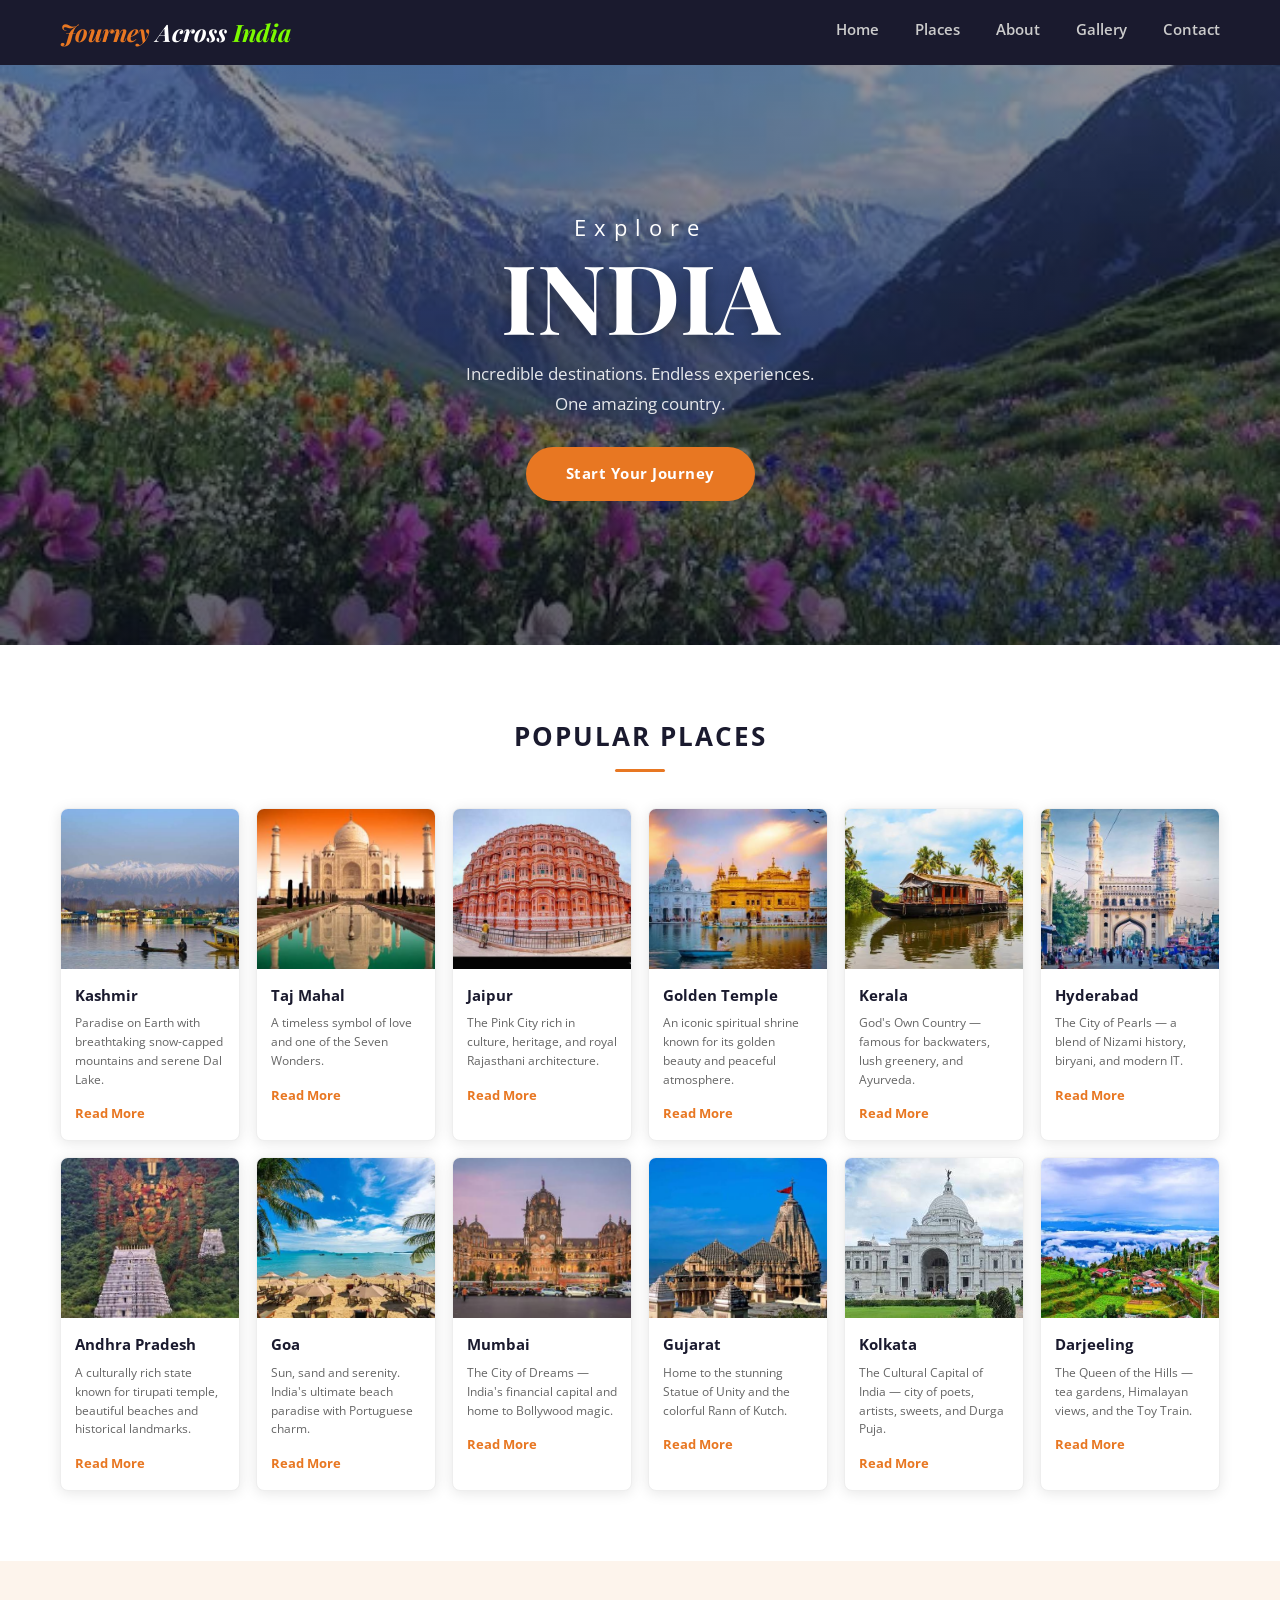
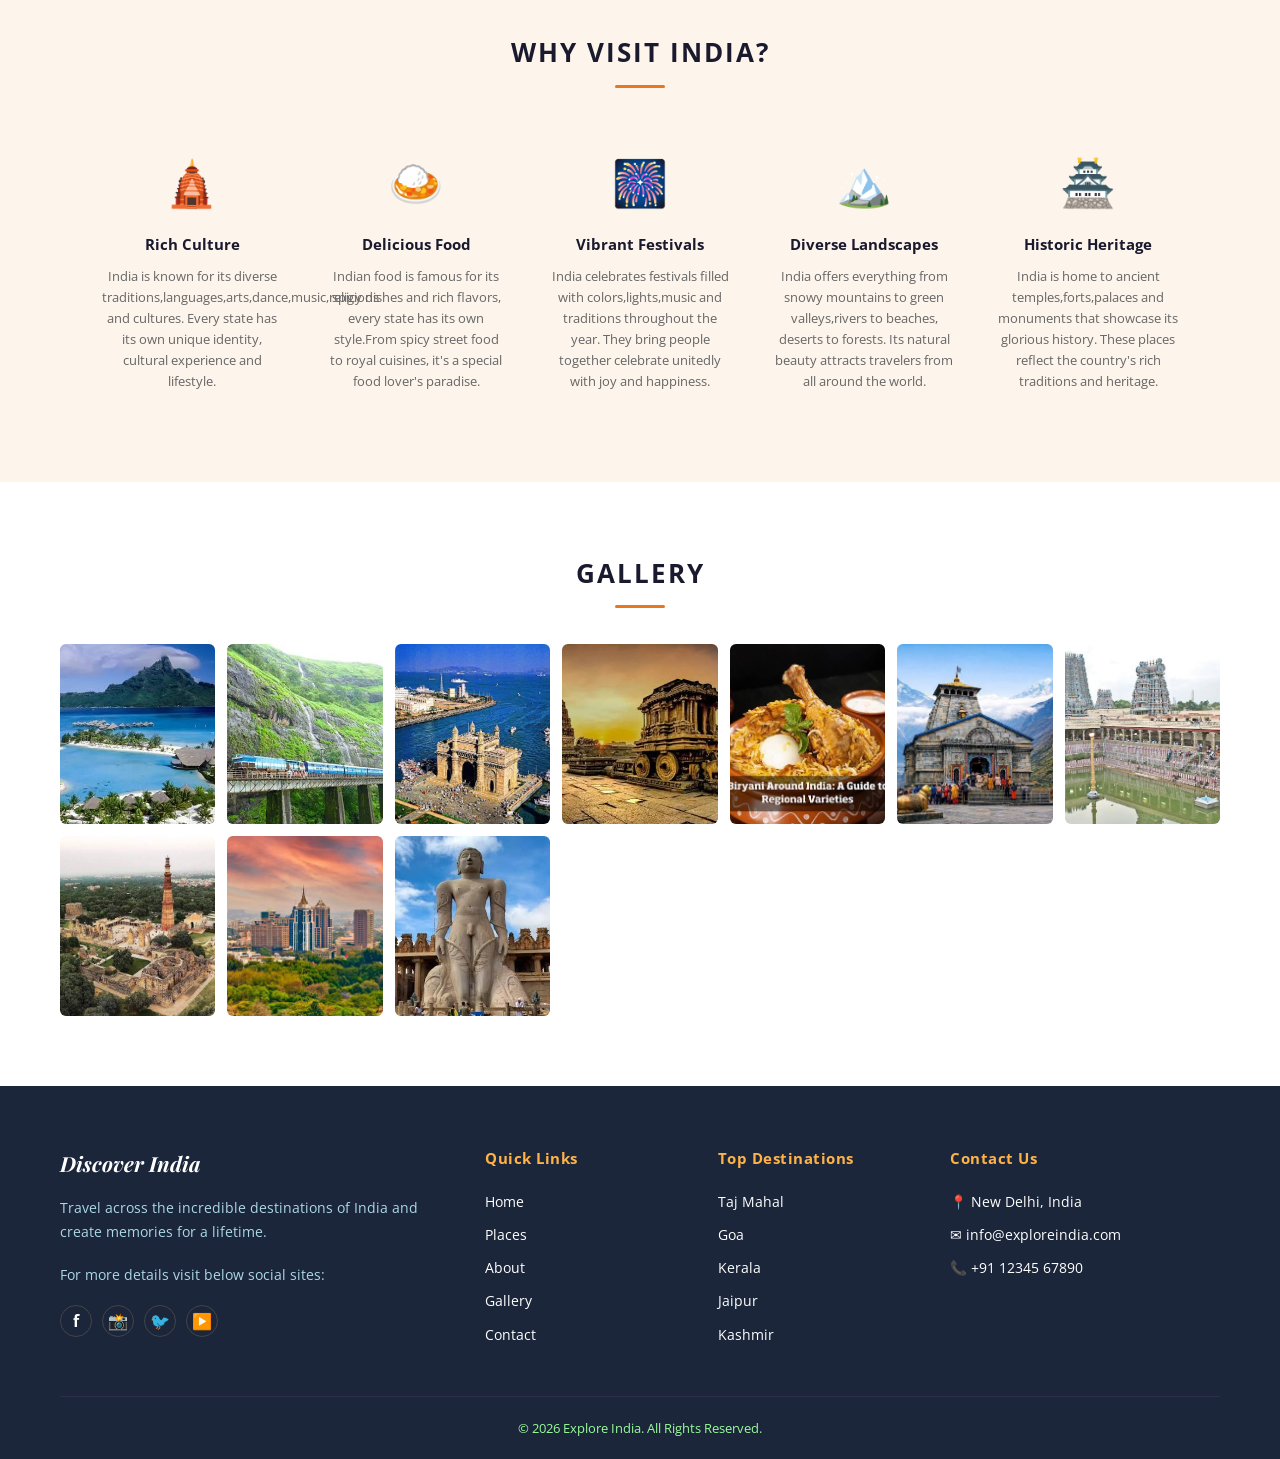
<file: Task1_Static-Webpage-designing/index.html>
<!-- Static WebPage Designing using HTML & CSS -->
<!DOCTYPE html>
<html lang="en">
<head>
    <meta charset="UTF-8">
    <meta name="viewport" content="width=device-width, initial-scale=1.0">
    <title> Explore India </title>
    <link rel="stylesheet" href="style.css">
    <link href="https://fonts.googleapis.com/css2?family=Playfair+Display:ital,wght@0,700;1,700&family=Open+Sans:wght@400;600;700&display=swap" rel="stylesheet">
</head>
<body>

<!-- Header code -->
<header>
 <div class="logo">
  <span class="orange"> Journey </span>
  <span class="white"> Across </span>
  <span class="green"> India </span> 
 </div>
    <nav>
     <a href="#home"> Home </a>
     <a href="#places"> Places </a>
     <a href="#why"> About </a>
     <a href="#gallery"> Gallery </a>
     <a href="#contact"> Contact </a>
    </nav>
</header>

<!-- HERO Code -->
<section id="home" class="hero">
    <div class="hero-overlay"></div>
    <div class="hero-content">
        <p class="hero-small"> Explore </p>
        <h1> INDIA </h1>
        <p class="hero-sub">Incredible destinations. Endless experiences.<br>One amazing country.</p>
        <a href="#places" class="button-hero"> Start Your Journey </a>
    </div>
</section>

<!-- POPULAR PLACES Code -->
<section id="places" class="places-section">
 <h2> POPULAR PLACES </h2>
 <div class="section-line"></div>
 <div class="places-grid">
 
 <div class="place-card">
  <img src="Kashmir.png" alt="Kashmir" width="400" height="200">
   <div class="place-info">
    <h3> Kashmir </h3>
    <p> Paradise on Earth with breathtaking snow-capped mountains and serene Dal Lake. </p>
    <a href="https://www.wikipedia.org/wiki/Kashmir" class="read-more">Read More</a>
    </div>
 </div>

 <div class="place-card">
  <img src="Tajmahal.png" alt="Taj Mahal" width="400" height="200">
   <div class="place-info">
   <h3> Taj Mahal </h3>
   <p> A timeless symbol of love and one of the Seven Wonders.</p>
   <a href="https://www.wikipedia.org/wiki/Taj_Mahal" class="read-more">Read More</a>
   </div>
 </div>

 <div class="place-card">
  <img src="Jaipur.png" alt="Jaipur" width="400" height="200">
   <div class="place-info">
   <h3> Jaipur </h3>
   <p> The Pink City rich in culture, heritage, and royal Rajasthani architecture.</p>
   <a href="https://www.wikipedia.org/wiki/Jaipur" class="read-more">Read More</a>
   </div>
 </div>

<div class="place-card">
  <img src="Golden_temple.png" alt="Golden Temple" width="400" height="200">
   <div class="place-info">
   <h3> Golden Temple </h3>
   <p> An iconic spiritual shrine known for its golden beauty and peaceful atmosphere. </p>
   <a href="https://www.wikipedia.org/wiki/Golden_Temple" class="read-more">Read More</a>
   </div>
 </div>

 <div class="place-card">
  <img src="Kerala.png" alt="Kerala" width="400" height="200">
   <div class="place-info">
    <h3> Kerala </h3>
    <p> God's Own Country — famous for backwaters, lush greenery, and Ayurveda. </p>
    <a href="https://www.wikipedia.org/wiki/Kerala" class="read-more">Read More</a>
    </div>
 </div>

 <div class="place-card">
  <img src="Hyderabad.png" alt="Hyderabad" width="400" height="200">
   <div class="place-info">
    <h3> Hyderabad </h3>
    <p> The City of Pearls — a blend of Nizami history, biryani, and modern IT. </p>
    <a href="https://www.wikipedia.org/wiki/Hyderabad" class="read-more">Read More</a>
    </div>
 </div>

 <div class="place-card">
  <img src="AP_Tirupati.png" alt="Andhrapradesh" width="400" height="200">
   <div class="place-info">
   <h3> Andhra Pradesh </h3>
   <p> A culturally rich state known for tirupati temple, beautiful beaches and historical landmarks.</p>
   <a href="https://www.wikipedia.org/wiki/Andhra_Pradesh" class="read-more">Read More</a>
   </div>
 </div>

<div class="place-card">
  <img src="Goa.png" alt="Goa" width="400" height="200">
   <div class="place-info">
    <h3> Goa </h3>
    <p> Sun, sand and serenity. India's ultimate beach paradise with Portuguese charm. </p>
    <a href="https://www.wikipedia.org/wiki/Goa" class="read-more">Read More</a>
    </div>
 </div>

 <div class="place-card">
  <img src="Mumbai.png" alt="Mumbai" width="400" height="200">
   <div class="place-info">
    <h3> Mumbai </h3>
    <p> The City of Dreams — India's financial capital and home to Bollywood magic. </p>
    <a href="https://www.wikipedia.org/wiki/Mumbai" class="read-more">Read More</a>
    </div>
 </div>

 <div class="place-card">
  <img src="Gujarat.png" alt="Gujarat" width="400" height="200">
   <div class="place-info">
   <h3> Gujarat </h3>
   <p> Home to the stunning Statue of Unity and the colorful Rann of Kutch. </p>
   <a href="https://www.wikipedia.org/wiki/Gujarat" class="read-more">Read More</a>
   </div>
 </div>

 <div class="place-card">
  <img src="Kolkata.png" alt="Kolkata" width="400" height="200">
   <div class="place-info">
    <h3> Kolkata </h3>
    <p> The Cultural Capital of India — city of poets, artists, sweets, and Durga Puja. </p>
    <a href="https://www.wikipedia.org/wiki/Kolkata" class="read-more">Read More</a>
    </div>
 </div>   
    
 <div class="place-card">
  <img src="Darjeeling.png" alt="Darjeeling" width="400" height="200">
   <div class="place-info">
    <h3> Darjeeling </h3>
    <p> The Queen of the Hills — tea gardens, Himalayan views, and the Toy Train. </p>
    <a href="https://www.wikipedia.org/wiki/Darjeeling" class="read-more">Read More</a>
    </div>
 </div>  
      
</div>
</section>

<!-- WHY VISIT INDIA Code -->
<section id="why" class="why-section">
 <h2>WHY VISIT INDIA?</h2>
  <div class="section-line"></div>

  <div class="why-grid">

  <div class="why-box">
   <div class="why-icon">🛕</div>
   <h3>Rich Culture</h3>
   <p> India is known for its diverse traditions,languages,arts,dance,music,religions and cultures. Every state has its own unique identity, cultural experience and lifestyle. </p>
   </div>

   <div class="why-box">
   <div class="why-icon">🍛</div>
   <h3>Delicious Food</h3>
   <p> Indian food is famous for its spicy dishes and rich flavors, every state has its own style.From spicy street food to royal cuisines, it's a special food lover's paradise. </p>
   </div>

   <div class="why-box">
   <div class="why-icon">🎆</div>
   <h3>Vibrant Festivals</h3>
   <p>India celebrates festivals filled with colors,lights,music and traditions throughout the year. They bring people together celebrate unitedly with joy and happiness. </p>
   </div>

   <div class="why-box">
   <div class="why-icon">🏔️</div>
   <h3>Diverse Landscapes</h3>
   <p> India offers everything from snowy mountains to green valleys,rivers to beaches, deserts to forests. Its natural beauty attracts travelers from all around the world.  </p>
   </div>

   <div class="why-box">
   <div class="why-icon">🏯</div>
   <h3>Historic Heritage</h3>
   <p> India is home to ancient temples,forts,palaces and monuments that showcase its glorious history. These places reflect the country's rich traditions and heritage.</p>
   </div>

 </div>
</section>

<!-- GALLERY Code -->
<section id="gallery" class="gallery-section">
  <h2> GALLERY </h2>
    <div class="section-line"></div>

    <div class="gallery-grid">
        <img src="Andaman_island.png" width="500" height="200">
        <img src="Araku_valley.png" width="500" height="200">
        <img src="GatewayOfIndia.png" width="500" height="200">
        <img src="Hampi.png" width="500" height="200">
        <img src="Hyderabad_biryani.png" width="500" height="200">
        <img src="Kedaranadh.png" width="500" height="200">
        <img src="Meenakshi_temple.png" width="500" height="200">
        <img src="Qutub_minar.png" width="500" height="200">
        <img src="Skyline.png" width="500" height="200">
        <img src="Statue.png" width="500" height="200">
    </div>
</section>

<!-- FOOTER -->
<footer id="contact">
 <div class="footer-grid">

 <div class="footer-brand">
  <div class="logo"> Discover <span>India</span></div>
  <p>Travel across the incredible destinations of India and create memories for a lifetime.</p>
  <p> For more details visit below social sites: </p>
  <div class="social-links">
  <a href="https://www.facebook.com/incredibleindia/"> f </a>
  <a href="https://www.instagram.com/IncredibleIndia"> 📸  </a>
  <a href="https://twitter.com/incredibleindia"> 🐦 </a>
  <a href="https://www.youtube.com/@incredibleindiaofficial"> ▶️  </a>
  </div>
  </div>

    <div class="footer-col">
    <h4>Quick Links</h4>
    <ul>
     <li><a href="#home">Home</a></li>
     <li><a href="#places">Places</a></li>
     <li><a href="#why">About</a></li>
     <li><a href="#gallery">Gallery</a></li>
     <li><a href="#contact">Contact</a></li>
     </ul>
    </div>

      <div class="footer-col">
      <h4>Top Destinations</h4>
      <ul>
      <li><a href="https://www.wikipedia.org/wiki/Taj_Mahal">Taj Mahal</a></li>
      <li><a href="https://www.wikipedia.org/wiki/Goa">Goa</a></li>
      <li><a href="https://www.wikipedia.org/wiki/Kerala">Kerala</a></li>
      <li><a href="https://www.wikipedia.org/wiki/Jaipur">Jaipur</a></li>
      <li><a href="https://www.wikipedia.org/wiki/Kashmir">Kashmir</a></li>
      </ul>
      </div>

        <div class="footer-col">
        <h4>Contact Us</h4>
        <ul>
        <li>📍 New Delhi, India </li>
        <li> ✉ info@exploreindia.com </li>
        <li> 📞 +91 12345 67890 </li>
        </ul>
        </div>

    </div>
        <div class="footer-bottom">
        <p> © 2026 Explore India. All Rights Reserved.</p>
        </div>
</footer>

</body>
    </html>
</file>
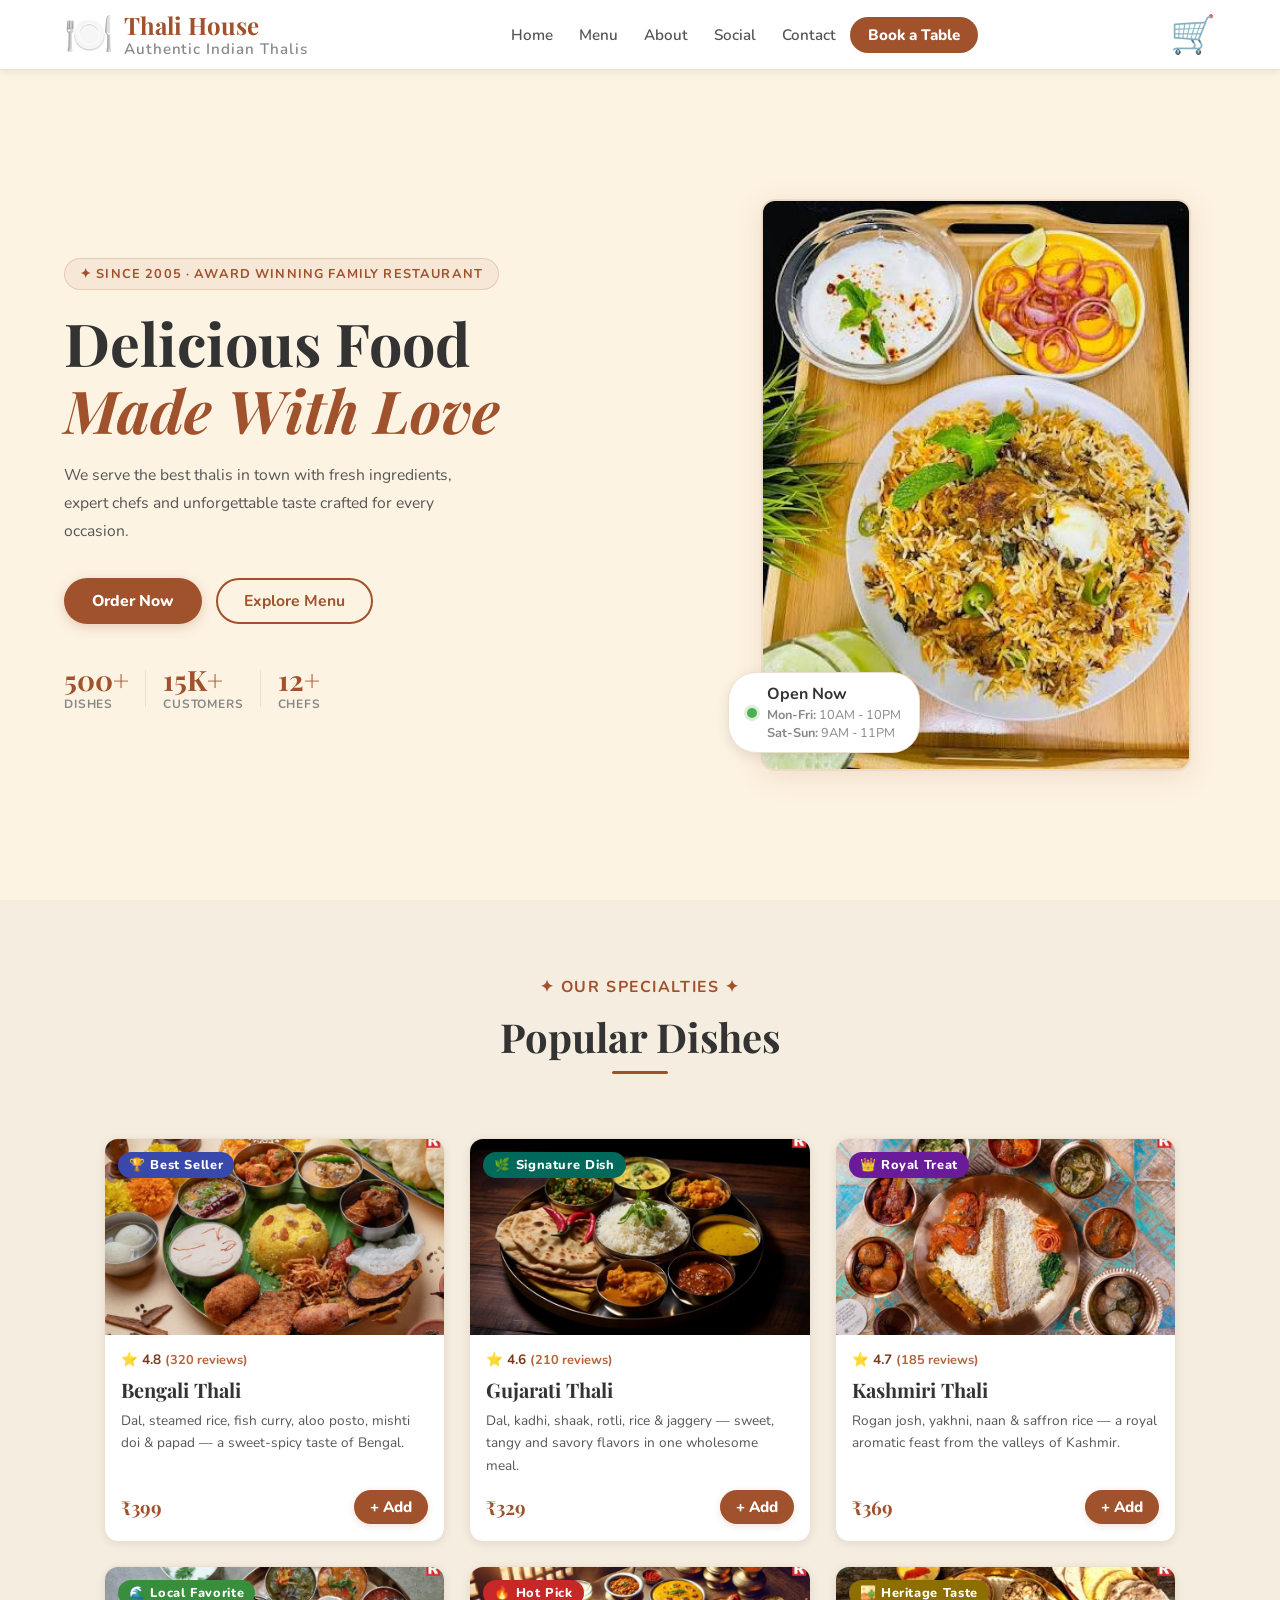
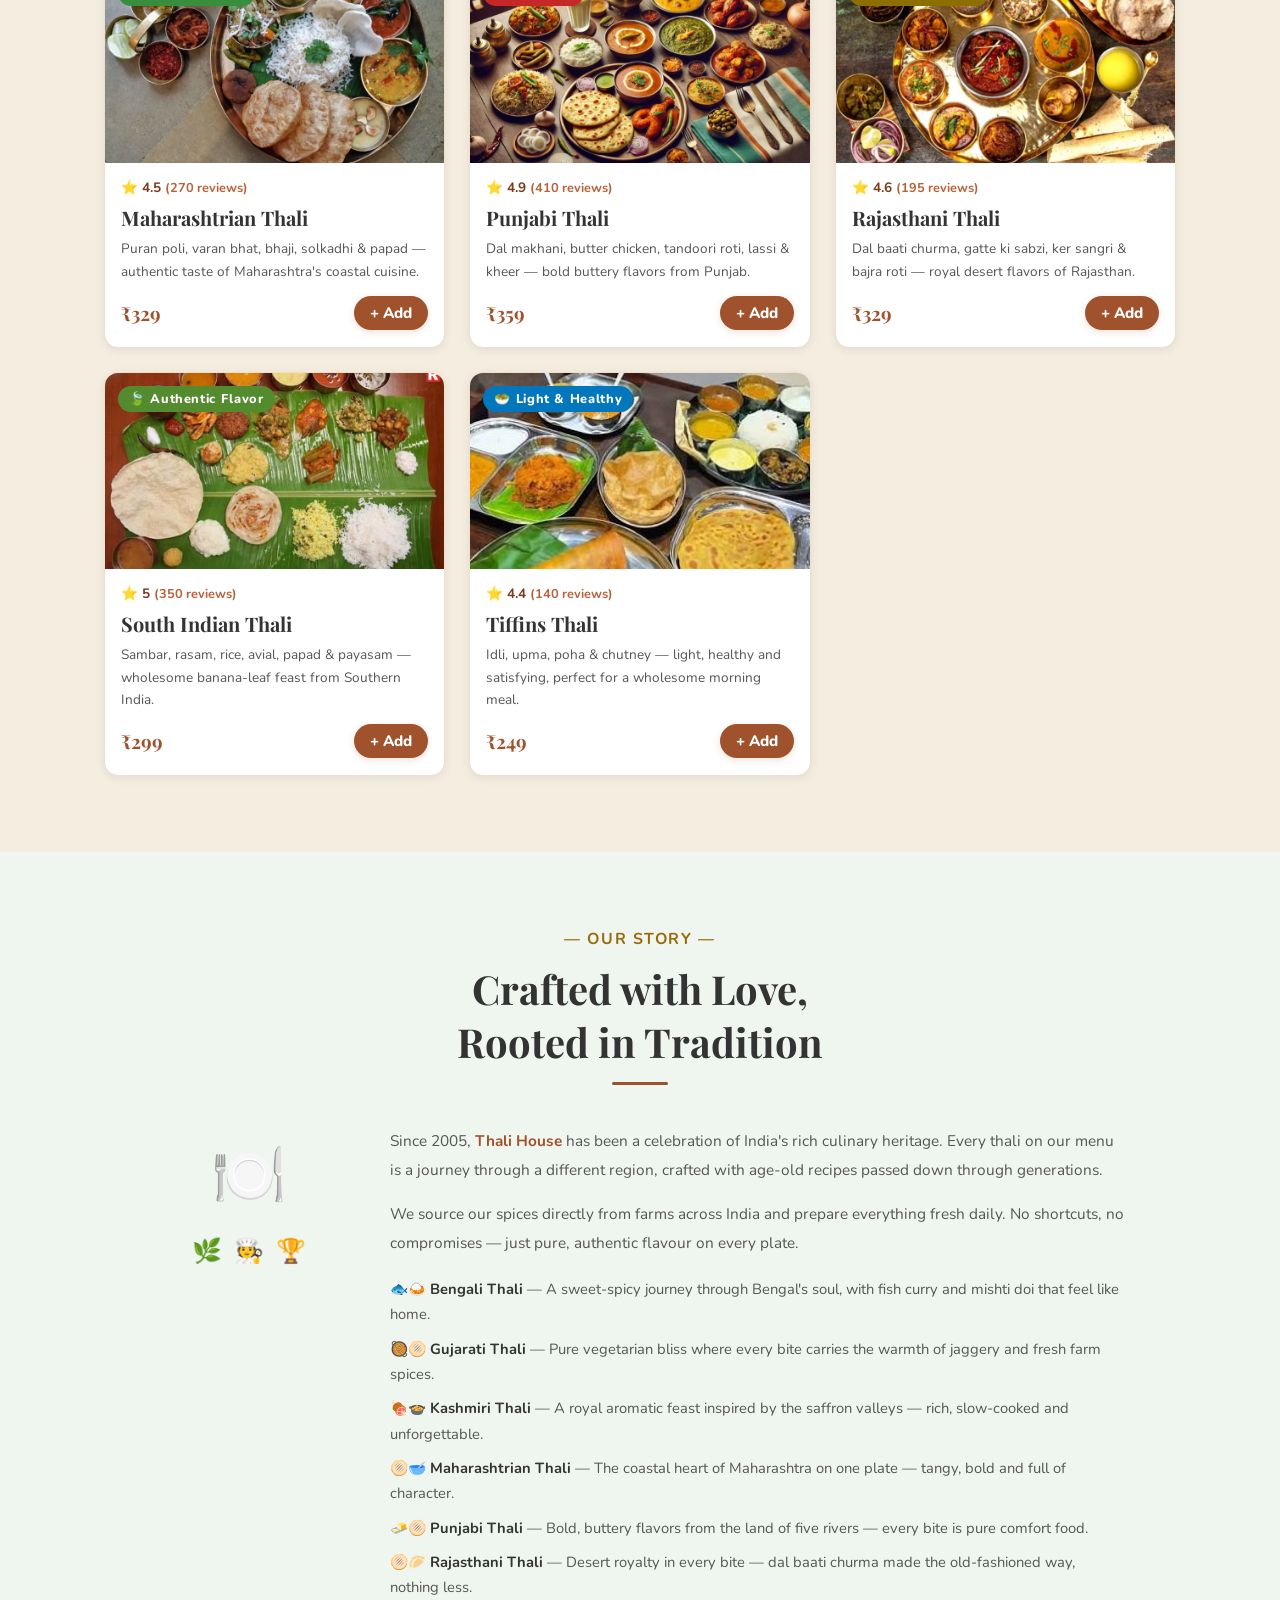
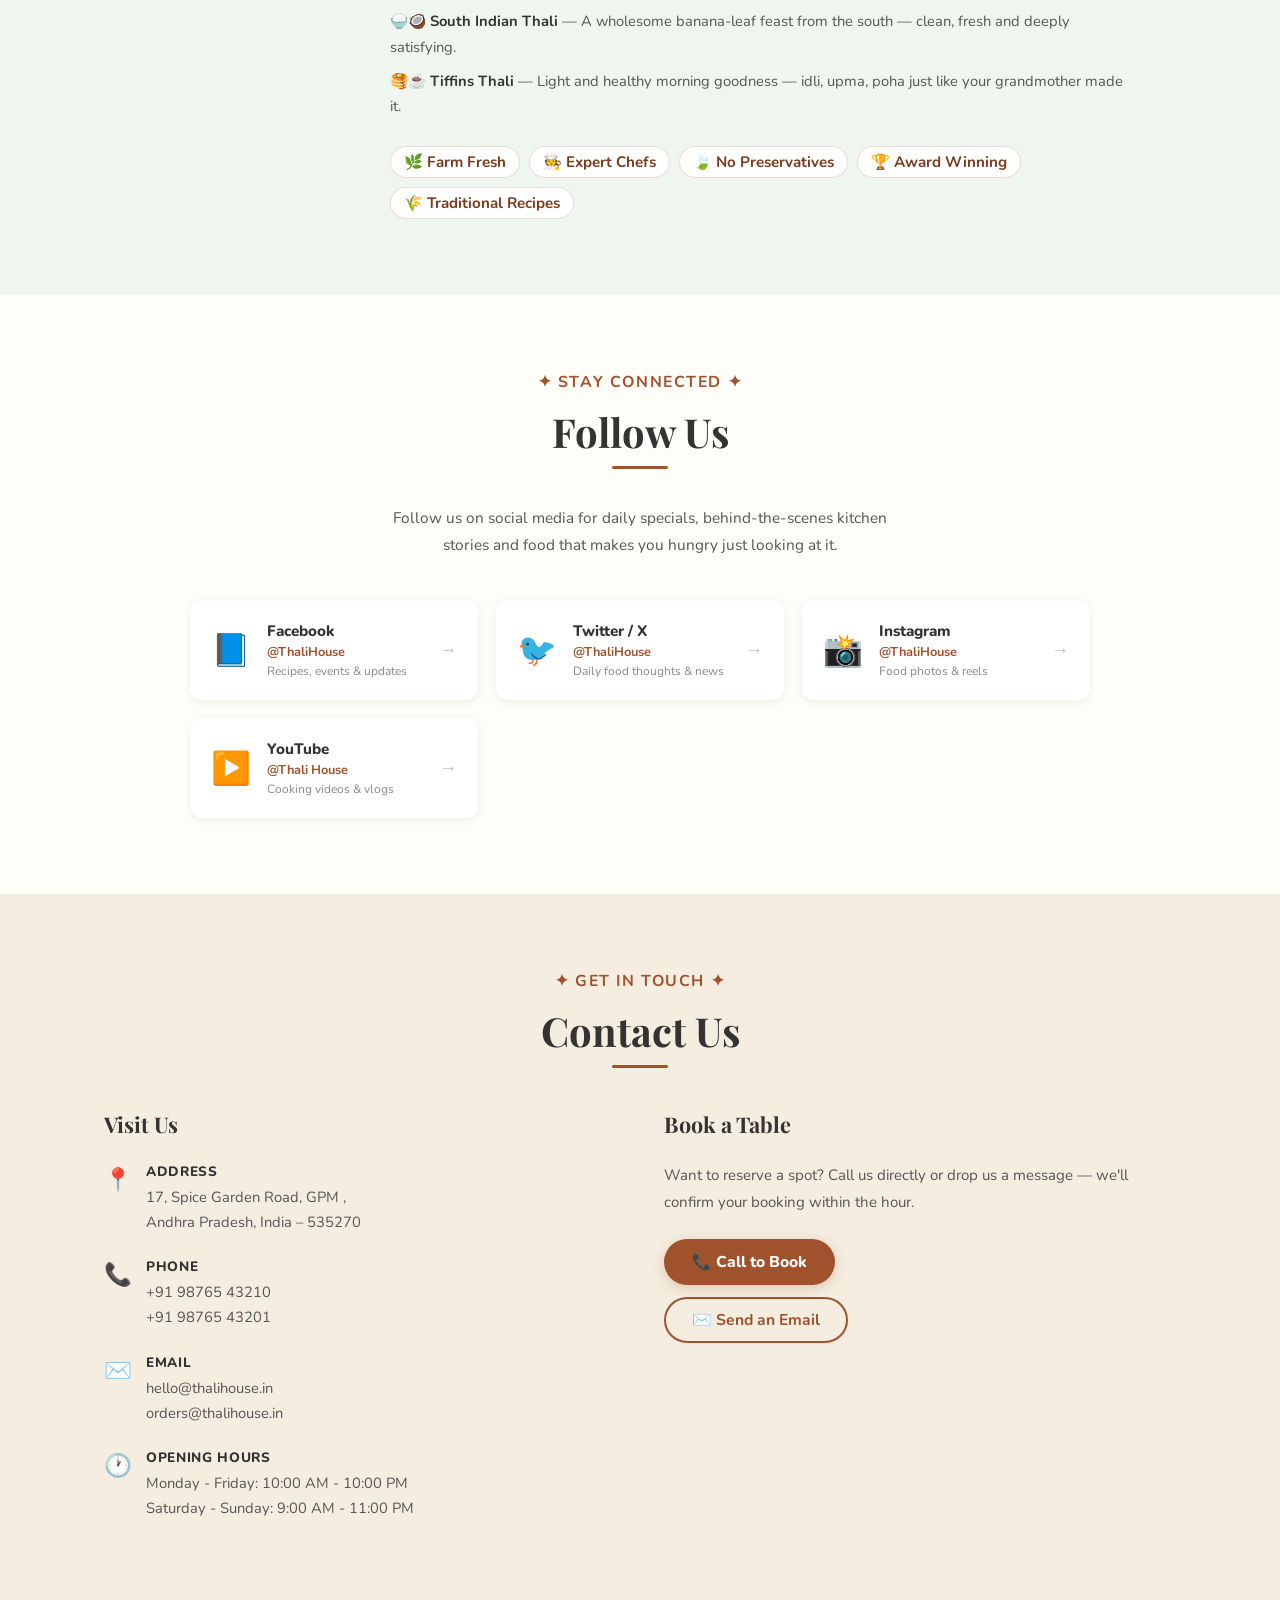
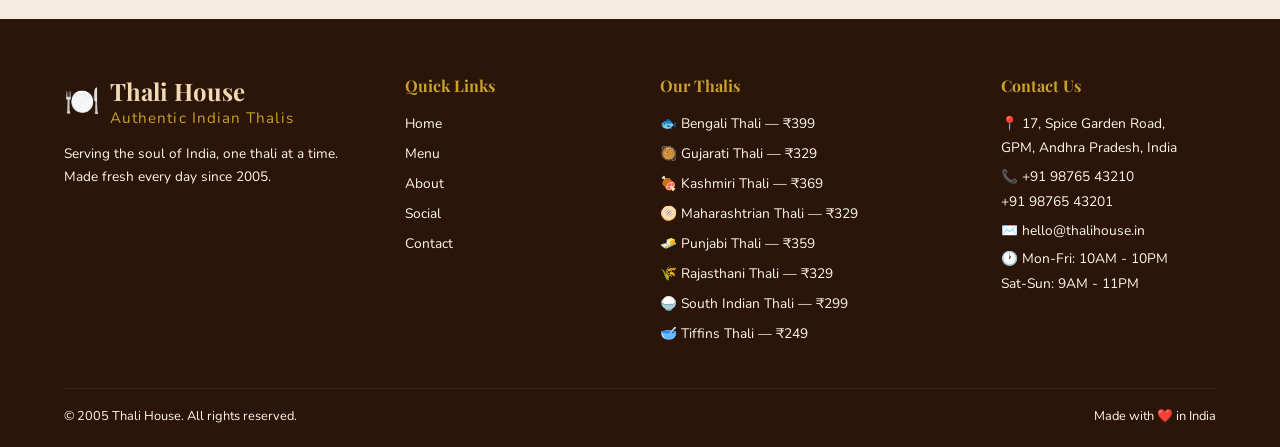
<file: Task2_Responsive-web-layout/index.html>
<!-- Responsive Web Layout Using HTML & CSS -->
<!DOCTYPE html>
<html lang="en">
<head>
  <meta charset="UTF-8" />
  <meta name="viewport" content="width=device-width, initial-scale=1" />
  <title>Thali House – Authentic Indian Thalis</title>
  <link href="https://fonts.googleapis.com/css2?family=Playfair+Display:ital,wght@0,600;0,700;1,600&family=Nunito:wght@400;600;700&family=Kalam:wght@400;700&display=swap" rel="stylesheet" />
  <link rel="stylesheet" href="style.css" />
</head>
<body>

<!-- css-only toggles -->
<input type="checkbox" id="nav-open" class="nav-toggle-check" />
<input type="checkbox" id="cart-open" class="cart-toggle-check" />
<input type="checkbox" id="t1" class="thali-toggle" />
<input type="checkbox" id="t2" class="thali-toggle" />
<input type="checkbox" id="t3" class="thali-toggle" />
<input type="checkbox" id="t4" class="thali-toggle" />
<input type="checkbox" id="t5" class="thali-toggle" />
<input type="checkbox" id="t6" class="thali-toggle" />
<input type="checkbox" id="t7" class="thali-toggle" />
<input type="checkbox" id="t8" class="thali-toggle" />

<!-- 1.cart overlay -->
<label for="cart-open" class="cart-overlay"></label>

<!-- 1.cart panel -->
<div class="cart-panel">
  <div class="cart-header">
    <h3>🛒 Your Cart</h3>
    <label for="cart-open" class="cart-close-label">✕</label>
  </div>
  <div class="cart-items-list">
    <p class="cart-empty">Your cart is empty.<br>Add a thali to get started! 🍽️</p>

    <div class="cart-item ci-t1">
      <div class="ci-left">
        <span class="ci-name">🍚 Bengali Thali</span>
        <span class="ci-desc">Dal, rice, fish curry, mishti doi</span>
      </div>
      <span class="ci-price">₹399</span>
    </div>
    <div class="cart-item ci-t2">
      <div class="ci-left">
        <span class="ci-name">🥘 Gujarati Thali</span>
        <span class="ci-desc">Dal, kadhi, shaak, rotli</span>
      </div>
      <span class="ci-price">₹329</span>
    </div>
    <div class="cart-item ci-t3">
      <div class="ci-left">
        <span class="ci-name">🍖 Kashmiri Thali</span>
        <span class="ci-desc">Rogan josh, yakhni, saffron rice</span>
      </div>
      <span class="ci-price">₹369</span>
    </div>
    <div class="cart-item ci-t4">
      <div class="ci-left">
        <span class="ci-name">🫓 Maharashtrian Thali</span>
        <span class="ci-desc">Puran poli, varan bhat, solkadhi</span>
      </div>
      <span class="ci-price">₹329</span>
    </div>
    <div class="cart-item ci-t5">
      <div class="ci-left">
        <span class="ci-name">🧈 Punjabi Thali</span>
        <span class="ci-desc">Dal makhani, butter chicken, lassi</span>
      </div>
      <span class="ci-price">₹359</span>
    </div>
    <div class="cart-item ci-t6">
      <div class="ci-left">
        <span class="ci-name">🌾 Rajasthani Thali</span>
        <span class="ci-desc">Dal baati churma, ker sangri</span>
      </div>
      <span class="ci-price">₹329</span>
    </div>
    <div class="cart-item ci-t7">
      <div class="ci-left">
        <span class="ci-name">🍌 South Indian Thali</span>
        <span class="ci-desc">Sambar, rasam, avial, payasam</span>
      </div>
      <span class="ci-price">₹299</span>
    </div>
    <div class="cart-item ci-t8">
      <div class="ci-left">
        <span class="ci-name">🥣 Tiffins Thali</span>
        <span class="ci-desc">Idli, upma, poha, chutney</span>
      </div>
      <span class="ci-price">₹249</span>
    </div>
  </div>
  <div class="cart-footer">
    <a href="#contact" class="btn-checkout">
      <label for="cart-open" class="checkout-inner">Proceed to Order 🍽️</label>
    </a>
  </div>
</div>


<!-- 2.HEADER -->
<header id="home">
  <label for="nav-open" class="mobile-nav-overlay"></label>

  <a href="#home" class="nav-logo">
    <div class="logo-icon">🍽️</div>
    <div class="logo-text">
      Thali House
      <span class="logo-sub">Authentic Indian Thalis</span>
    </div>
  </a>

  <nav class="desktop-nav">
    <ul>
      <li><a href="#home">Home</a></li>
      <li><a href="#menu">Menu</a></li>
      <li><a href="#about">About</a></li>
      <li><a href="#social">Social</a></li>
      <li><a href="#contact">Contact</a></li>
      <li><a href="#contact" class="btn-book">Book a Table</a></li>
    </ul>
  </nav>

  <div class="header-right">
    <label for="cart-open" class="cart-trigger-label" aria-label="View Cart">
      🛒
      <span class="cart-badge-wrap">1</span>
    </label>
    <div class="menu-trigger-wrap">
      <label for="nav-open" class="nav-toggle" aria-label="Open Menu">
        <span></span><span></span><span></span>
      </label>
      <span class="nav-label">Menu</span>
    </div>
  </div>

  <nav class="mobile-nav">
    <label for="nav-open" class="nav-close-label">✕</label>
    <ul>
      <li><a href="#home">🏠 Home</a></li>
      <li><a href="#menu">🍽️ Menu</a></li>
      <li><a href="#about">📖 About</a></li>
      <li><a href="#social">📱 Social</a></li>
      <li><a href="#contact">📞 Contact</a></li>
      <li><a href="#contact" class="btn-book">🪑 Book a Table</a></li>
    </ul>
  </nav>
</header>

<!-- 3. HERO -->
<section class="hero" id="hero">
  <div class="hero-text">
    <span class="hero-label">✦ Since 2005 · Award Winning Family Restaurant</span>
    <h1>Delicious Food<br><em>Made With Love</em></h1>
    <p class="hero-desc">We serve the best thalis in town with fresh ingredients, expert chefs and unforgettable taste crafted for every occasion.</p>
    <div class="hero-cta">
      <a href="#menu" class="btn-primary">Order Now</a>
      <a href="#menu" class="btn-outline">Explore Menu</a>
    </div>
    <div class="hero-stats">
      <div class="stat-item">
        <span class="stat-num">500+</span>
        <span class="stat-label">Dishes</span>
      </div>
      <div class="stat-item">
        <span class="stat-num">15K+</span>
        <span class="stat-label">Customers</span>
      </div>
      <div class="stat-item">
        <span class="stat-num">12+</span>
        <span class="stat-label">Chefs</span>
      </div>
    </div>
  </div>

  <div class="hero-image">
    <div class="hero-image-wrap">
      <img src="images/Biryani.png" alt="Hyderabad Chicken Biryani" loading="eager" />
    </div>
    <div class="hero-badge">
      <div class="open-dot"></div>
      <div class="hero-badge-text">
        <strong>Open Now</strong>
        <span> 
        <b>Mon-Fri:</b> 10AM - 10PM <br>
        <b> Sat-Sun: </b> 9AM - 11PM 
        </span>
      </div>
    </div>
  </div>
</section>


<!-- 4.MENU -->
<section class="dishes" id="menu">
  <div class="section-inner">
    <span class="section-tag">✦ Our Specialties ✦</span>
    <h2 class="section-title">Popular Dishes</h2>
    <div class="divider-line"></div>
    <br>

    <div class="dishes-grid">

      <!-- Bengali Thali -->
      <article class="dish-card">
        <span class="dish-badge badge-bengali">🏆 Best Seller</span>
        <div class="dish-img">
          <img src="images/Bengali_Thali.png" alt="Bengali Thali" loading="lazy" />
        </div>
        <div class="dish-info">
          <div class="dish-rating"><b>⭐ 4.8</b> <span class="review-count"> <b>(320 reviews)</b></span></div>
          <h3>Bengali Thali</h3>
          <p>Dal, steamed rice, fish curry, aloo posto, mishti doi &amp; papad — a sweet-spicy taste of Bengal.</p>
          <div class="dish-footer">
            <span class="dish-price">₹399</span>
            <label for="t1" class="add-btn-label">
              <span class="txt-add">+ Add</span>
              <span class="txt-added">✓ Added</span>
            </label>
          </div>
        </div>
      </article>

      <!-- Gujarati Thali -->
      <article class="dish-card">
        <span class="dish-badge badge-gujarati">🌿 Signature Dish</span>
        <div class="dish-img">
          <img src="images/Gujarati_Thali.png" alt="Gujarati Thali" loading="lazy" />
        </div>
        <div class="dish-info">
          <div class="dish-rating"><b>⭐ 4.6</b> <span class="review-count"><b>(210 reviews)</b></span></div>
          <h3>Gujarati Thali</h3>
          <p>Dal, kadhi, shaak, rotli, rice &amp; jaggery — sweet, tangy and savory flavors in one wholesome meal.</p>
          <div class="dish-footer">
            <span class="dish-price">₹329</span>
            <label for="t2" class="add-btn-label">
              <span class="txt-add">+ Add</span>
              <span class="txt-added">✓ Added</span>
            </label>
          </div>
        </div>
      </article>

      <!-- Kashmiri Thali -->
      <article class="dish-card">
        <span class="dish-badge badge-kashmiri">👑 Royal Treat</span>
        <div class="dish-img">
          <img src="images/Kashmiri_Thali.png" alt="Kashmiri Thali" loading="lazy" />
        </div>
        <div class="dish-info">
          <div class="dish-rating"><b>⭐ 4.7</b> <span class="review-count"><b>(185 reviews)</b></span></div>
          <h3>Kashmiri Thali</h3>
          <p>Rogan josh, yakhni, naan &amp; saffron rice — a royal aromatic feast from the valleys of Kashmir.</p>
          <div class="dish-footer">
            <span class="dish-price">₹369</span>
            <label for="t3" class="add-btn-label">
              <span class="txt-add">+ Add</span>
              <span class="txt-added">✓ Added</span>
            </label>
          </div>
        </div>
      </article>

      <!-- Maharashtrian Thali -->
      <article class="dish-card">
        <span class="dish-badge badge-maharashtrian">🌊 Local Favorite</span>
        <div class="dish-img">
          <img src="images/Maharashtrian_Thali.png" alt="Maharashtrian Thali" loading="lazy" />
        </div>
        <div class="dish-info">
          <div class="dish-rating"><b>⭐ 4.5</b> <span class="review-count"><b>(270 reviews)</b></span></div>
          <h3>Maharashtrian Thali</h3>
          <p>Puran poli, varan bhat, bhaji, solkadhi &amp; papad — authentic taste of Maharashtra's coastal cuisine.</p>
          <div class="dish-footer">
            <span class="dish-price">₹329</span>
            <label for="t4" class="add-btn-label">
              <span class="txt-add">+ Add</span>
              <span class="txt-added">✓ Added</span>
            </label>
          </div>
        </div>
      </article>

      <!-- Punjabi Thali -->
      <article class="dish-card">
        <span class="dish-badge badge-punjabi">🔥 Hot Pick</span>
        <div class="dish-img">
          <img src="images/Punjabi_Thali.png" alt="Punjabi Thali" loading="lazy" />
        </div>
        <div class="dish-info">
          <div class="dish-rating"><b>⭐ 4.9</b> <span class="review-count"><b>(410 reviews)</b></span></div>
          <h3>Punjabi Thali</h3>
          <p>Dal makhani, butter chicken, tandoori roti, lassi &amp; kheer — bold buttery flavors from Punjab.</p>
          <div class="dish-footer">
            <span class="dish-price">₹359</span>
            <label for="t5" class="add-btn-label">
              <span class="txt-add">+ Add</span>
              <span class="txt-added">✓ Added</span>
            </label>
          </div>
        </div>
      </article>

      <!-- Rajasthani Thali -->
      <article class="dish-card">
        <span class="dish-badge badge-rajasthani">🏜️ Heritage Taste</span>
        <div class="dish-img">
          <img src="images/Rajasthani_Thali.png" alt="Rajasthani Thali" loading="lazy" />
        </div>
        <div class="dish-info">
          <div class="dish-rating"><b>⭐ 4.6</b> <span class="review-count"><b>(195 reviews)</b></span></div>
          <h3>Rajasthani Thali</h3>
          <p>Dal baati churma, gatte ki sabzi, ker sangri &amp; bajra roti — royal desert flavors of Rajasthan.</p>
          <div class="dish-footer">
            <span class="dish-price">₹329</span>
            <label for="t6" class="add-btn-label">
              <span class="txt-add">+ Add</span>
              <span class="txt-added">✓ Added</span>
            </label>
          </div>
        </div>
      </article>

      <!-- South Indian Thali -->
      <article class="dish-card">
        <span class="dish-badge badge-southindian">🍃 Authentic Flavor</span>
        <div class="dish-img">
          <img src="images/SouthIndian_Thali.png" alt="South Indian Thali" loading="lazy" />
        </div>
        <div class="dish-info">
          <div class="dish-rating"><b>⭐ 5</b> <span class="review-count"><b>(350 reviews)</b></span></div>
          <h3>South Indian Thali</h3>
          <p>Sambar, rasam, rice, avial, papad &amp; payasam — wholesome banana-leaf feast from Southern India.</p>
          <div class="dish-footer">
            <span class="dish-price">₹299</span>
            <label for="t7" class="add-btn-label">
              <span class="txt-add">+ Add</span>
              <span class="txt-added">✓ Added</span>
            </label>
          </div>
        </div>
      </article>

      <!-- Tiffins Thali -->
      <article class="dish-card">
        <span class="dish-badge badge-tiffins">🥗 Light &amp; Healthy</span>
        <div class="dish-img">
          <img src="images/Tiffins_Thali.png" alt="Tiffins Thali" loading="lazy" />
        </div>
        <div class="dish-info">
          <div class="dish-rating"><b>⭐ 4.4</b> <span class="review-count"><b>(140 reviews)</b></span></div>
          <h3>Tiffins Thali</h3>
          <p>Idli, upma, poha &amp; chutney — light, healthy and satisfying, perfect for a wholesome morning meal.</p>
          <div class="dish-footer">
            <span class="dish-price">₹249</span>
            <label for="t8" class="add-btn-label">
              <span class="txt-add">+ Add</span>
              <span class="txt-added">✓ Added</span>
            </label>
          </div>
        </div>
      </article>

    </div>
  </div>
</section>


<!-- 5.ABOUT -->
<section class="about-section" id="about">
  <div class="about-inner">
    <span class="section-tag gold">— Our Story —</span>
    <h2 class="about-heading">Crafted with Love,<br>Rooted in Tradition</h2>
    <div class="divider-line"></div>

    <div class="about-grid">
      <div class="about-emoji-col">
        <div class="about-plate">🍽️</div>
        <div class="about-deco">
          <span>🌿</span>
          <span>🧑‍🍳</span>
          <span>🏆</span>
        </div>
      </div>

      <div class="about-text">
        <p>Since 2005, <strong>Thali House</strong> has been a celebration of India's rich culinary heritage. Every thali on our menu is a journey through a different region, crafted with age-old recipes passed down through generations.</p>
        <p>We source our spices directly from farms across India and prepare everything fresh daily. No shortcuts, no compromises — just pure, authentic flavour on every plate.</p>

        <ul class="about-list">
          <li>🐟🍛 <strong>Bengali Thali</strong> — A sweet-spicy journey through Bengal's soul, with fish curry and mishti doi that feel like home.</li>
          <li>🥘🫓 <strong>Gujarati Thali</strong> — Pure vegetarian bliss where every bite carries the warmth of jaggery and fresh farm spices.</li>
          <li>🍖🍲 <strong>Kashmiri Thali</strong> — A royal aromatic feast inspired by the saffron valleys — rich, slow-cooked and unforgettable.</li>
          <li>🫓🥣 <strong>Maharashtrian Thali</strong> — The coastal heart of Maharashtra on one plate — tangy, bold and full of character.</li>
          <li>🧈🫓 <strong>Punjabi Thali</strong> — Bold, buttery flavors from the land of five rivers — every bite is pure comfort food.</li>
          <li>🫓🥟 <strong>Rajasthani Thali</strong> — Desert royalty in every bite — dal baati churma made the old-fashioned way, nothing less.</li>
          <li>🍚🥥 <strong>South Indian Thali</strong> — A wholesome banana-leaf feast from the south — clean, fresh and deeply satisfying.</li>
          <li>🥞☕ <strong>Tiffins Thali</strong> — Light and healthy morning goodness — idli, upma, poha just like your grandmother made it.</li>
        </ul>

        <div class="features">
          <span class="feature-tag">🌿 Farm Fresh</span>
          <span class="feature-tag">🧑‍🍳 Expert Chefs</span>
          <span class="feature-tag">🍃 No Preservatives</span>
          <span class="feature-tag">🏆 Award Winning</span>
          <span class="feature-tag">🌾 Traditional Recipes</span>
        </div>
      </div>
    </div>
  </div>
</section>


<!-- 6.SOCIAL -->
<section class="social-section" id="social">
  <div class="section-inner">
    <span class="section-tag">✦ Stay Connected ✦</span>
    <h2 class="section-title">Follow Us</h2>
    <div class="divider-line"></div>
    <br>
    <p class="social-desc">Follow us on social media for daily specials, behind-the-scenes kitchen stories and food that makes you hungry just looking at it.</p>

    <div class="social-grid">

      <a href="https://www.facebook.com/thalifood" target="_blank" class="social-card social-fb">
        <div class="social-icon">📘</div>
        <div class="social-info">
          <span class="social-name">Facebook</span>
          <span class="social-handle">@ThaliHouse</span>
          <span class="social-desc-small">Recipes, events &amp; updates</span>
        </div>
        <span class="social-arrow">→</span>
      </a>

      <a href="https://twitter.com/thalifood" target="_blank" class="social-card social-tw">
        <div class="social-icon">🐦</div>
        <div class="social-info">
          <span class="social-name">Twitter / X</span>
          <span class="social-handle">@ThaliHouse</span>
          <span class="social-desc-small">Daily food thoughts &amp; news</span>
        </div>
        <span class="social-arrow">→</span>
      </a>

      <a href="https://www.instagram.com/everydayfooodlife?utm_source=ig_web_button_share_sheet&igsh=ZDNlZDc0MzIxNw==" target="_blank" class="social-card social-ig">
        <div class="social-icon">📸</div>
        <div class="social-info">
          <span class="social-name">Instagram</span>
          <span class="social-handle">@ThaliHouse</span>
          <span class="social-desc-small">Food photos &amp; reels</span>
        </div>
        <span class="social-arrow">→</span>
      </a>

      <a href="https://www.youtube.com/@HyderabadWala" target="_blank" class="social-card social-yt">
        <div class="social-icon">▶️</div>
        <div class="social-info">
          <span class="social-name">YouTube</span>
          <span class="social-handle">@Thali House</span>
          <span class="social-desc-small">Cooking videos &amp; vlogs</span>
        </div>
        <span class="social-arrow">→</span>
      </a>

    </div>
  </div>
</section>


<!-- 7.CONTACT-->
<section class="contact-section" id="contact">
  <div class="section-inner">
    <span class="section-tag">✦ Get In Touch ✦</span>
    <h2 class="section-title">Contact Us</h2>
    <div class="divider-line"></div>

    <div class="contact-grid">

      <div class="contact-info">
        <h3>Visit Us</h3>

        <div class="contact-item">
          <span class="contact-icon">📍</span>
          <div>
            <strong>Address</strong>
            <p>17, Spice Garden Road, GPM ,<br> Andhra Pradesh, India – 535270</p>
          </div>
        </div>

        <div class="contact-item">
          <span class="contact-icon">📞</span>
          <div>
            <strong>Phone</strong>
            <p>+91 98765 43210<br>+91 98765 43201</p>
          </div>
        </div>

        <div class="contact-item">
          <span class="contact-icon">✉️</span>
          <div>
            <strong>Email</strong>
            <p>hello@thalihouse.in<br>orders@thalihouse.in</p>
          </div>
        </div>

        <div class="contact-item">
          <span class="contact-icon">🕐</span>
          <div>
            <strong>Opening Hours</strong>
            <p>Monday - Friday: 10:00 AM - 10:00 PM<br>Saturday - Sunday: 9:00 AM - 11:00 PM</p>
          </div>
        </div>
      </div>

      <div class="contact-book">
        <h3>Book a Table</h3>
        <p>Want to reserve a spot? Call us directly or drop us a message — we'll confirm your booking within the hour.</p>
        <a href="tel:+919876543210" class="btn-primary">📞 Call to Book</a>
        <a href="mailto:hello@thalihouse.in" class="btn-outline" style="margin-top:12px;">✉️ Send an Email</a>
      </div>

    </div>
  </div>
</section>


<!-- 8.FOOTER -->
<footer class="site-footer">
  <div class="footer-inner">

    <div class="footer-brand">
      <div class="footer-logo">
        <span class="footer-logo-icon">🍽️</span>
        <div>
          <span class="footer-logo-name">Thali House</span>
          <span class="footer-logo-sub">Authentic Indian Thalis</span>
        </div>
      </div>
      <p class="footer-tagline">Serving the soul of India, one thali at a time. Made fresh every day since 2005.</p>
    </div>

    <div class="footer-col">
      <h4>Quick Links</h4>
      <ul>
        <li><a href="#home">Home</a></li>
        <li><a href="#menu">Menu</a></li>
        <li><a href="#about">About</a></li>
        <li><a href="#social">Social</a></li>
        <li><a href="#contact">Contact</a></li>
      </ul>
    </div>

    <div class="footer-col">
      <h4>Our Thalis</h4>
      <ul>
        <li><a href="#menu">🐟 Bengali Thali — ₹399</a></li>
        <li><a href="#menu">🥘 Gujarati Thali — ₹329</a></li>
        <li><a href="#menu">🍖 Kashmiri Thali — ₹369</a></li>
        <li><a href="#menu">🫓 Maharashtrian Thali — ₹329</a></li>
        <li><a href="#menu">🧈 Punjabi Thali — ₹359</a></li>
        <li><a href="#menu">🌾 Rajasthani Thali — ₹329</a></li>
        <li><a href="#menu">🍚 South Indian Thali — ₹299</a></li>
        <li><a href="#menu">🥣 Tiffins Thali — ₹249</a></li>
      </ul>
    </div>

    <div class="footer-col">
      <h4>Contact Us</h4>
      <p>📍 17, Spice Garden Road,<br>GPM, Andhra Pradesh, India</p>
      <p>📞 +91 98765 43210 <br>
             +91 98765 43201 </p>
      <p>✉️ hello@thalihouse.in</p>
      <p>🕐 Mon-Fri: 10AM - 10PM <br>
            Sat-Sun: 9AM - 11PM </p>
    </div>

  </div>

  <div class="footer-bottom">
    <p> © 2005 Thali House. All rights reserved.</p>
    <p>Made with ❤️ in India</p>
  </div>
</footer>


</body>
</html>
</file>
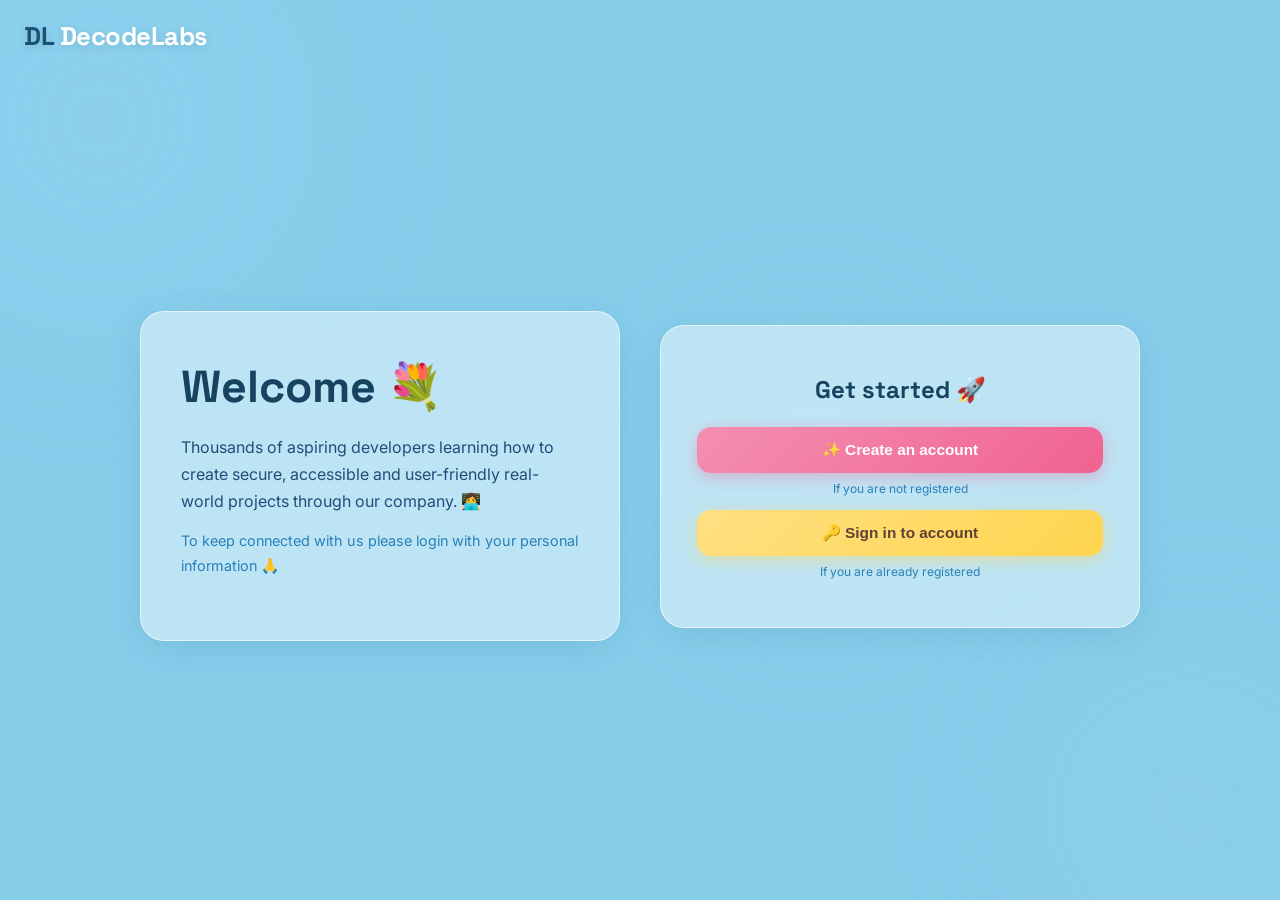
<file: Task4_Form-Design&Validation/index.html>
<!-- Form Design and Validation using HTML,CSS and Javascript Basics -->
 <!DOCTYPE html>
<html lang="en">
<head>
  <meta charset="UTF-8" />
  <meta name="viewport" content="width=device-width, initial-scale=1.0" />
  <title>DecodeLabs – Learn. Build. Secure.</title>
  <link rel="stylesheet" href="style.css" />
</head>
<body>

  <!-- Floating background blobs -->
  <div class="blob blob-1"></div>
  <div class="blob blob-2"></div>
  <div class="blob blob-3"></div>

  <!-- TOP-LEFT LOGO (always visible) -->
  <div class="site-logo">DL <span style="color: #FFFFFF">DecodeLabs</span></div>

  <div class="app">

    <!-- ── WELCOME BOX ── -->
    <section class="welcome-box" aria-label="Welcome">
      <h1>Welcome 💐</h1>
      <p>Thousands of aspiring developers learning how to create secure, accessible and
         user-friendly real-world projects through our company. 👩‍💻</p>
      <p class="cta-sub">To keep connected with us please login with your personal information 🙏</p>
    </section>

    <!-- ── GET STARTED BOX ── -->
    <section class="getstarted-box" aria-label="Get Started">
      <p class="gs-heading">Get started 🚀</p>

      <button class="btn-primary" onclick="showForm('register')" aria-label="Create a new account">
        ✨ Create an account
      </button>
      <p class="btn-hint">If you are not registered</p>

      <button class="btn-secondary" onclick="showForm('signin')" aria-label="Sign in to your existing account">
        🔑 Sign in to account
      </button>
      <p class="btn-hint">If you are already registered</p>
    </section>

  </div><!-- /app (hero row) -->

  <!-- ── FORM OVERLAY / PAGE ── -->
  <div class="form-overlay" id="form-overlay" aria-label="Authentication">
    <div class="card" id="main-card">

      <!-- REGISTER FORM -->
      <div class="form-view" id="view-register">
        <h2><span>Create</span> Your Account</h2>

        <!-- Full Name -->
        <div class="field">
          <label for="r-name">Full Name</label>
          <input type="text" id="r-name" placeholder="Please enter your name"
            aria-required="true" aria-describedby="r-name-err" autocomplete="name" />
          <span class="field-error" id="r-name-err" role="alert" aria-live="polite">
            ⚠ Please complete this field
          </span>
        </div>

        <!-- Phone Number with searchable country dropdown -->
        <div class="field">
          <label for="r-phone">Phone Number</label>
          <div class="phone-row">
            <div class="country-picker" id="r-country-picker">
              <button type="button" class="country-btn" id="r-country-btn" onclick="toggleDropdown('r')">
                <span id="r-selected-flag">🇮🇳</span>
                <span id="r-selected-code">+91</span>
                <span class="arrow">▾</span>
              </button>
              <div class="country-dropdown" id="r-country-dropdown">
                <div class="search-wrap">
                  <span class="search-icon">🔍</span>
                  <input type="text" class="country-search" id="r-country-search"
                    placeholder="Search country..." oninput="filterCountries('r')" autocomplete="off" />
                </div>
                <ul class="country-list" id="r-country-list"></ul>
              </div>
            </div>
            <input type="tel" id="r-phone" placeholder="Enter phone number"
              aria-required="true" aria-describedby="r-phone-err" autocomplete="tel" />
          </div>
          <span class="field-error" id="r-phone-err" role="alert" aria-live="polite">
            ⚠ Please enter a valid phone number
          </span>
        </div>

        <!-- Email -->
        <div class="field">
          <label for="r-email">Email Address</label>
          <input type="email" id="r-email" placeholder="Please enter your valid email address"
            aria-required="true" aria-describedby="r-email-err" aria-invalid="false" autocomplete="email" />
          <span class="field-error" id="r-email-err" role="alert" aria-live="polite">
            ❌ Please enter a valid email address. Example: name@gmail.com
          </span>
        </div>

        <!-- Password -->
        <div class="field">
          <label for="r-pass">Password</label>
          <div class="pw-wrap">
            <input type="password" id="r-pass" placeholder="Please enter your password"
              aria-required="true" aria-describedby="r-pass-err r-pass-reqs" autocomplete="new-password" />
            <button class="pw-toggle" type="button" onclick="togglePw('r-pass', this)" aria-label="Show password">🙈</button>
          </div>
          <span class="field-error" id="r-pass-err" role="alert" aria-live="polite">
            ❌ Enter a strong password meeting all requirements
          </span>
          <div class="pw-strength" id="r-pass-strength">
            <div class="strength-bar">
              <div class="strength-seg" id="rs1"></div>
              <div class="strength-seg" id="rs2"></div>
              <div class="strength-seg" id="rs3"></div>
            </div>
            <div class="strength-label" id="r-strength-label">Password strength</div>
            <ul class="pw-reqs" id="r-pass-reqs" aria-label="Password requirements">
              <li id="rr-len">At least 8 characters</li>
              <li id="rr-upper">One uppercase letter</li>
              <li id="rr-lower">One lowercase letter</li>
              <li id="rr-num">One number</li>
              <li id="rr-sym">One special character</li>
            </ul>
          </div>
        </div>

        <!-- Confirm Password -->
        <div class="field">
          <label for="r-cpass">Confirm Password</label>
          <div class="pw-wrap">
            <input type="password" id="r-cpass" placeholder="Re-enter your password"
              aria-required="true" aria-describedby="r-cpass-err" autocomplete="new-password" />
            <button class="pw-toggle" type="button" onclick="togglePw('r-cpass', this)" aria-label="Show confirm password">🙈</button>
          </div>
          <span class="field-error" id="r-cpass-err" role="alert" aria-live="polite">
            ❌ Passwords do not match.
          </span>
        </div>

        <button class="btn-submit" onclick="submitRegister()">Create Account</button>

        <p class="switch-link">Already have an account? <button type="button" class="link-btn" onclick="showForm('signin')">Sign In</button></p>

        <!-- Success -->
        <div class="success-overlay" id="r-success" aria-live="polite">
          <div class="success-check" aria-hidden="true">✅</div>
          <div class="success-divider">━━━━━━━━━━━━━━</div>
          <h3>Registration Successful!</h3>
          <p>Welcome to DecodeLabs.<br>Your account details have been validated successfully.</p>
          <div class="success-divider">━━━━━━━━━━━━━━</div>
          <button class="btn-submit" style="margin-top:16px;" onclick="closeForm()">Back to Home</button>
        </div>
      </div>
      <!-- /view-register -->

      <!-- ══ SIGN IN FORM ══ -->
      <div class="form-view" id="view-signin">
        <h2><span>Sign in</span> to Account</h2>

        <!-- Full Name -->
        <div class="field">
          <label for="s-name">Full Name</label>
          <input type="text" id="s-name" placeholder="Please enter your name"
            aria-required="true" aria-describedby="s-name-err" autocomplete="name" />
          <span class="field-error" id="s-name-err" role="alert" aria-live="polite">
            ⚠ Please complete this field
          </span>
        </div>

        <!-- Email -->
        <div class="field">
          <label for="s-email">Email Address</label>
          <input type="email" id="s-email" placeholder="Please enter your valid email address"
            aria-required="true" aria-describedby="s-email-err" aria-invalid="false" autocomplete="email" />
          <span class="field-error" id="s-email-err" role="alert" aria-live="polite">
            ❌ Please enter a valid email address. Example: name@gmail.com
          </span>
        </div>

        <!-- Password -->
        <div class="field">
          <label for="s-pass">Password</label>
          <div class="pw-wrap">
            <input type="password" id="s-pass" placeholder="Please enter your password"
              aria-required="true" aria-describedby="s-pass-err s-pass-reqs" autocomplete="current-password" />
            <button class="pw-toggle" type="button" onclick="togglePw('s-pass', this)" aria-label="Show password">🙈</button>
          </div>
          <span class="field-error" id="s-pass-err" role="alert" aria-live="polite">
            ❌ Enter a strong password meeting all requirements
          </span>
          <div class="pw-strength" id="s-pass-strength">
            <div class="strength-bar">
              <div class="strength-seg" id="ss1"></div>
              <div class="strength-seg" id="ss2"></div>
              <div class="strength-seg" id="ss3"></div>
            </div>
            <div class="strength-label" id="s-strength-label">Password strength</div>
            <ul class="pw-reqs" id="s-pass-reqs" aria-label="Password requirements">
              <li id="sr-len">At least 8 characters</li>
              <li id="sr-upper">One uppercase letter</li>
              <li id="sr-lower">One lowercase letter</li>
              <li id="sr-num">One number</li>
              <li id="sr-sym">One special character</li>
            </ul>
          </div>
        </div>

        <button class="btn-submit" onclick="submitSignin()">Sign In</button>

        <p class="switch-link">Don't have an account? <button type="button" class="link-btn" onclick="showForm('register')">Sign Up</button></p>

        <!-- Success -->
        <div class="success-overlay" id="s-success" aria-live="polite">
          <div class="success-check" aria-hidden="true">✅</div>
          <div class="success-divider">━━━━━━━━━━━━━━</div>
          <h3>Sign in Successful!</h3>
          <p>Welcome to DecodeLabs.<br>You have successfully signed in to your account.<br><br>Enjoy learning and building secure digital experiences.</p>
          <div class="success-divider">━━━━━━━━━━━━━━</div>
          <button class="btn-submit" style="margin-top:16px;" onclick="closeForm()">Back to Home</button>
        </div>
      </div>
      <!-- /view-signin -->

      <!-- Close button -->
      <button class="card-close" onclick="closeForm()" aria-label="Close form">✕</button>

    </div><!-- /card -->
  </div><!-- /form-overlay -->

  <script src="script.js"></script>
</body>
</html>
</file>
<file: Task1_Static-Webpage-designing/style.css>
/* =======================================
   Explore India — style.css
   Author: Vani Vasantha Laxmi Yepparika
========================================== */

* {
    margin: 0;
    padding: 0;
    box-sizing: border-box;
}

body {
    font-family: 'Open Sans', Arial, sans-serif;
    color: #1a1a2e;
    background: #fff;
    line-height: 1.7;
}

a {
    text-decoration: none;
    color: inherit;
}

img {
    display: block;
    width: 100%;
    height: auto;
}

/* ========================
   HEADER
======================== */

header {
    position: sticky;
    top: 0;
    z-index: 100;
    background: #1a1a2e;
    padding: 0 60px;
    height: 65px;
    display: flex;
    align-items: center;
    justify-content: space-between;
}

.logo {
    font-family: 'Playfair Display', Georgia, serif;
    font-style: italic;
    font-size: clamp(1rem, 3vw, 1.5rem);
    font-weight: 700;
    white-space: nowrap;
}

.orange { color: #e87722; }
.white  { color: #ffffff; }
.green  { color: #7CFC00; }

nav {
    display: flex;
    gap: clamp(10px, 3vw, 36px);
    flex-wrap: wrap;
}

nav a {
    color: #ccc;
    font-size: clamp(0.75rem, 2vw, 0.92rem);
    font-weight: 600;
    padding-bottom: 4px;
    border-bottom: 2px solid transparent;
    white-space: nowrap;
}

nav a:hover,
nav a.active {
    color: #e87722;
    border-bottom-color: #e87722;
}

/* ========================
   HERO
======================== */

.hero {
    position: relative;
    height: clamp(320px, 55vw, 580px);
    background-image: url('Background.png');
    background-size: cover;
    background-position: center;
    display: flex;
    align-items: center;
    justify-content: center;
    text-align: center;
    padding: 0 20px;
}

.hero-overlay {
    position: absolute;
    inset: 0;
    background: linear-gradient(to bottom, rgba(10,10,30,0.45) 0%, rgba(10,10,30,0.65) 100%);
}

.hero-content {
    position: relative;
    z-index: 1;
    color: #fff;
    width: 100%;
    max-width: 700px;
}

.hero-small {
    font-size: clamp(0.9rem, 2.5vw, 1.4rem);
    letter-spacing: clamp(4px, 2vw, 8px);
    font-weight: 400;
    margin-bottom: 0;
}

.hero-content h1 {
    font-family: 'Playfair Display', Georgia, serif;
    font-size: clamp(3rem, 10vw, 6rem);
    font-weight: 700;
    line-height: 1;
    margin-bottom: 16px;
    text-shadow: 0 4px 20px rgba(0,0,0,0.4);
}

.hero-sub {
    font-size: clamp(0.82rem, 2vw, 1.05rem);
    color: rgba(255,255,255,0.88);
    margin-bottom: 28px;
    line-height: 1.8;
}

.button-hero {
    display: inline-block;
    background: #e87722;
    color: #fff;
    padding: clamp(10px, 2vw, 14px) clamp(24px, 5vw, 40px);
    border-radius: 30px;
    font-weight: 700;
    font-size: clamp(0.82rem, 2vw, 0.95rem);
    letter-spacing: 0.5px;
}

.button-hero:hover {
    background: #cf6010;
}

/* ========================
   SECTION COMMON
======================== */

section {
    padding: clamp(40px, 6vw, 70px) clamp(16px, 5vw, 60px);
}

section h2 {
    text-align: center;
    font-size: clamp(1.1rem, 3.5vw, 1.6rem);
    font-weight: 700;
    color: #1a1a2e;
    letter-spacing: 2px;
    margin-bottom: 10px;
}

.section-line {
    width: 50px;
    height: 3px;
    background: #e87722;
    margin: 0 auto 36px;
    border-radius: 2px;
}

/* ========================
   POPULAR PLACES
======================== */

.places-section {
    background: #fff;
}

.places-grid {
    display: grid;
    grid-template-columns: repeat(auto-fit, minmax(160px, 1fr));
    gap: 16px;
    max-width: 1200px;
    margin: 0 auto;
}

.place-card {
    background: #fff;
    border-radius: 8px;
    overflow: hidden;
    box-shadow: 0 2px 14px rgba(0,0,0,0.10);
    border: 1px solid #eee;
}

.place-card img {
    width: 100%;
    height: clamp(110px, 15vw, 160px);
    object-fit: cover;
}

.place-info {
    padding: clamp(10px, 2vw, 14px);
}

.place-info h3 {
    font-size: clamp(0.82rem, 2vw, 0.95rem);
    font-weight: 700;
    color: #1a1a2e;
    margin-bottom: 6px;
}

.place-info p {
    font-size: clamp(0.72rem, 1.8vw, 0.78rem);
    color: #666;
    margin-bottom: 10px;
    line-height: 1.5;
}

.read-more {
    font-size: clamp(0.72rem, 1.8vw, 0.8rem);
    font-weight: 700;
    color: #e87722;
}

.read-more:hover {
    text-decoration: underline;
}

/* ========================
   WHY VISIT INDIA
======================== */

.why-section {
    background: #fdf4ec;
}

.why-grid {
    display: grid;
    grid-template-columns: repeat(auto-fit, minmax(150px, 1fr));
    gap: 20px;
    max-width: 1100px;
    margin: 0 auto;
    text-align: center;
}

.why-box {
    padding: clamp(14px, 2vw, 20px) 12px;
}

.why-icon {
    font-size: clamp(2rem, 5vw, 2.8rem);
    margin-bottom: 12px;
}

.why-box h3 {
    font-size: clamp(0.85rem, 2vw, 0.95rem);
    font-weight: 700;
    color: #1a1a2e;
    margin-bottom: 8px;
}

.why-box p {
    font-size: clamp(0.72rem, 1.8vw, 0.82rem);
    color: #666;
    line-height: 1.6;
}

/* ========================
   GALLERY
======================== */

.gallery-section {
    background: #fff;
}

.gallery-grid {
    display: grid;
    grid-template-columns: repeat(auto-fit, minmax(140px, 1fr));
    gap: 12px;
    max-width: 1200px;
    margin: 0 auto;
}

.gallery-grid img {
    height: clamp(110px, 15vw, 180px);
    object-fit: cover;
    border-radius: 6px;
}

/* ========================
   FOOTER
======================== */

footer {
    background: #1B263B;
    color: #fff;
    padding: clamp(36px, 5vw, 60px) clamp(16px, 5vw, 60px) 0;
    font-size: 0.88rem;
}

.footer-grid {
    display: grid;
    grid-template-columns: 2fr 1fr 1fr 1.4fr;
    gap: 40px;
    max-width: 1200px;
    margin: 0 auto;
    padding-bottom: 40px;
    border-bottom: 1px solid #2e2e4a;
}

.footer-brand .logo {
    font-size: clamp(1rem, 3vw, 1.3rem);
    margin-bottom: 14px;
    display: block;
}

.footer-brand p {
    font-size: clamp(0.78rem, 2vw, 0.85rem);
    line-height: 1.8;
    color: #ADD8E6;
    margin-bottom: 18px;
}

.social-links {
    display: flex;
    gap: 10px;
    flex-wrap: wrap;
}

.social-links a {
    display: inline-block;
    width: 32px;
    height: 32px;
    border-radius: 50%;
    border: 1px solid #444;
    color: white;
    text-align: center;
    line-height: 30px;
    font-size: 1rem;
    font-weight: 700;
}

.social-links a:hover {
    border-color: #e87722;
    color: white;
}

.footer-col h4 {
    color: #FFB347;
    font-size: clamp(0.85rem, 2vw, 0.95rem);
    font-weight: 700;
    margin-bottom: 18px;
    letter-spacing: 0.5px;
}

.footer-col ul {
    list-style: none;
}

.footer-col ul li {
    margin-bottom: 10px;
    font-size: clamp(0.78rem, 2vw, 0.85rem);
    color: white;
}

.footer-col ul li a {
    color: white;
}

.footer-col ul li a:hover {
    color: #8A2BE2;
}

.footer-bottom {
    text-align: center;
    padding: 20px 0;
    font-size: clamp(0.75rem, 2vw, 0.82rem);
    color: #98FB98;
}

/* ========================
   RESPONSIVE
======================== */

/* Tablet */
@media (max-width: 900px) {
    header {
        padding: 0 24px;
        height: auto;
        min-height: 56px;
        flex-wrap: wrap;
        gap: 8px;
        padding-top: 10px;
        padding-bottom: 10px;
    }

    .footer-grid {
        grid-template-columns: 1fr 1fr;
        gap: 28px;
    }
}

/* Mobile */
@media (max-width: 600px) {
    header {
        padding: 10px 16px;
        flex-direction: column;
        align-items: flex-start;
        height: auto;
        gap: 8px;
    }

    nav {
        gap: 12px;
        flex-wrap: wrap;
    }

    nav a {
        font-size: 0.78rem;
    }

    .places-grid {
        grid-template-columns: repeat(2, 1fr);
        gap: 12px;
    }

    .why-grid {
        grid-template-columns: repeat(2, 1fr);
    }

    .gallery-grid {
        grid-template-columns: repeat(2, 1fr);
        gap: 8px;
    }

    .gallery-grid img {
        height: 120px;
    }

    .footer-grid {
        grid-template-columns: 1fr;
        gap: 24px;
    }

    footer {
        padding: 32px 16px 0;
    }
}

/* Very small phones (360px and below) */
@media (max-width: 380px) {
    .places-grid {
        grid-template-columns: 1fr;
    }

    .why-grid {
        grid-template-columns: 1fr;
    }

    .gallery-grid {
        grid-template-columns: 1fr;
    }

    nav {
        gap: 8px;
    }
}
</file>
<file: Task2_Responsive-web-layout/style.css>
/* ================================================= 
   THALI HOUSE  -  style.css
================================================ */

@import url('https://fonts.googleapis.com/css2?family=Playfair+Display:ital,wght@0,600;0,700;1,600&family=Nunito:wght@400;600;700&family=Kalam:wght@400;700&display=swap');

*, *::before, *::after {
  box-sizing: border-box;
  margin: 0;
  padding: 0;
}

:root {
  --off-white:  #FFFDF7;
  --sienna:     #A0522D;
  --sienna-lt:  #B8623A;
  --sienna-dk:  #7A3B1E;
  --green:      #388E3C;
  --green-lt:   #4CAF50;
  --amber:      #FFB300;
  --amber-lt:   #FFC933;
  --dark-gray:  #333333;
  --mid-gray:   #555555;
  --soft-gray:  #888888;
  --light-gray: #BBBBBB;
  --cream:      #FDF3E3;
  --cream-mid:  #EDE0CC;
  --header-h:   70px;
}

html {
  scroll-behavior: smooth;
}

body {
  font-family: 'Nunito', sans-serif;
  background: var(--off-white);
  color: var(--dark-gray);
  overflow-x: hidden;
}

::-webkit-scrollbar { width: 6px; }
::-webkit-scrollbar-track { background: #f0e8d8; }
::-webkit-scrollbar-thumb { background: var(--sienna); border-radius: 3px; }

/* hidden checkboxes */
.nav-toggle-check,
.cart-toggle-check,
.thali-toggle { display: none; }


/* ===========================
   1.CART PANEL
=========================== */

.cart-overlay {
  display: none;
  position: fixed;
  inset: 0;
  background: rgba(0, 0, 0, 0.30);
  z-index: 900;
  cursor: pointer;
}

#cart-open:checked ~ .cart-overlay {
  display: block;
}

.cart-panel {
  position: fixed;
  top: 0;
  right: -420px;
  width: min(400px, 100vw);
  height: 100vh;
  background: #fff;
  border-left: 1px solid var(--cream-mid);
  z-index: 1000;
  display: flex;
  flex-direction: column;
  transition: right 0.28s ease;
  box-shadow: -3px 0 18px rgba(0, 0, 0, 0.10);
}

#cart-open:checked ~ .cart-panel {
  right: 0;
}

.cart-header {
  display: flex;
  align-items: center;
  justify-content: space-between;
  padding: 18px 22px;
  border-bottom: 1px solid var(--cream-mid);
  background: var(--off-white);
}

.cart-header h3 {
  font-family: 'Playfair Display', serif;
  font-size: 1.2rem;
  color: var(--sienna);
}

.cart-close-label {
  cursor: pointer;
  font-size: 1.2rem;
  color: var(--soft-gray);
  width: 32px;
  height: 32px;
  border-radius: 50%;
  display: flex;
  align-items: center;
  justify-content: center;
}

.cart-close-label:hover {
  background: var(--cream-mid);
  color: var(--sienna);
}

.cart-items-list {
  flex: 1;
  overflow-y: auto;
  padding: 16px 18px;
  display: flex;
  flex-direction: column;
  gap: 10px;
}

.cart-empty {
  color: var(--soft-gray);
  font-size: 1.3rem;
  text-align: center;
  padding: 40px 0;
  line-height: 2;
  font-family: 'Kalam', cursive;
}

/* hide empty msg when any item is added */
#t1:checked ~ .cart-panel .cart-empty,
#t2:checked ~ .cart-panel .cart-empty,
#t3:checked ~ .cart-panel .cart-empty,
#t4:checked ~ .cart-panel .cart-empty,
#t5:checked ~ .cart-panel .cart-empty,
#t6:checked ~ .cart-panel .cart-empty,
#t7:checked ~ .cart-panel .cart-empty,
#t8:checked ~ .cart-panel .cart-empty {
  display: none;
}

.cart-item {
  display: none;
  align-items: center;
  justify-content: space-between;
  background: var(--off-white);
  border: 1px solid var(--cream-mid);
  border-radius: 10px;
  padding: 11px 14px;
  gap: 10px;
}

.ci-left {
  display: flex;
  flex-direction: column;
  gap: 3px;
}

.ci-name {
  font-weight: 700;
  font-size: 0.92rem;
  color: var(--dark-gray);
}

.ci-desc {
  font-size: 0.77rem;
  color: var(--soft-gray);
}

.ci-price {
  font-weight: 800;
  font-size: 0.97rem;
  color: var(--sienna);
  white-space: nowrap;
}

#t1:checked ~ .cart-panel .ci-t1 { display: flex; }
#t2:checked ~ .cart-panel .ci-t2 { display: flex; }
#t3:checked ~ .cart-panel .ci-t3 { display: flex; }
#t4:checked ~ .cart-panel .ci-t4 { display: flex; }
#t5:checked ~ .cart-panel .ci-t5 { display: flex; }
#t6:checked ~ .cart-panel .ci-t6 { display: flex; }
#t7:checked ~ .cart-panel .ci-t7 { display: flex; }
#t8:checked ~ .cart-panel .ci-t8 { display: flex; }

.cart-footer {
  border-top: 1px solid var(--cream-mid);
  padding: 16px 18px 22px;
  background: var(--off-white);
}

.btn-checkout {
  display: block;
  width: 100%;
  background: var(--sienna);
  color: #fff;
  text-decoration: none;
  text-align: center;
  font-weight: 800;
  font-size: 0.95rem;
  padding: 13px;
  border-radius: 28px;
}

.btn-checkout:hover {
  background: var(--sienna-lt);
}

.checkout-inner {
  cursor: pointer;
  display: block;
}

/* cart badge */
.cart-badge-wrap {
  position: absolute;
  top: -7px;
  right: -8px;
  background: #D32F2F;
  color: #fff;
  font-size: 0.7rem;
  font-weight: 900;
  border-radius: 50%;
  min-width: 16px;
  height: 16px;
  display: none;
  align-items: center;
  justify-content: center;
  border: 2px solid #fff;
}

#t1:checked ~ header .cart-badge-wrap,
#t2:checked ~ header .cart-badge-wrap,
#t3:checked ~ header .cart-badge-wrap,
#t4:checked ~ header .cart-badge-wrap,
#t5:checked ~ header .cart-badge-wrap,
#t6:checked ~ header .cart-badge-wrap,
#t7:checked ~ header .cart-badge-wrap,
#t8:checked ~ header .cart-badge-wrap {
  display: flex;
}


/* ===========================
     2. HEADER
=========================== */

header {
  position: sticky;
  top: 0;
  z-index: 800;
  height: var(--header-h);
  display: flex;
  align-items: center;
  justify-content: space-between;
  padding: 0 5%;
  background: #fff;
  border-bottom: 1px solid var(--cream-mid);
  box-shadow: 0 2px 8px rgba(0, 0, 0, 0.07);
}

.nav-logo {
  display: flex;
  align-items: center;
  gap: 10px;
  text-decoration: none;
  flex-shrink: 0;
}

.logo-icon {
  font-size: 2.5rem;
  line-height: 1;
}

.logo-text {
  font-family: 'Playfair Display', serif;
  font-size: 1.5rem;
  font-weight: 700;
  color: var(--sienna);
  display: flex;
  flex-direction: column;
  line-height: 1.2;
}

.logo-sub {
  font-family: 'Nunito', sans-serif;
  font-size: 0.95rem;
  font-weight: 600;
  color: var(--soft-gray);
  letter-spacing: 0.06em;
}

.desktop-nav ul {
  list-style: none;
  display: flex;
  align-items: center;
  gap: 2px;
}

.desktop-nav ul li a {
  color: var(--mid-gray);
  text-decoration: none;
  font-weight: 600;
  font-size: 0.95rem;
  padding: 7px 12px;
  border-radius: 6px;
}

.desktop-nav ul li a:hover {
  color: var(--sienna);
  background: var(--off-white);
}

.desktop-nav .btn-book {
  background: var(--sienna) !important;
  color: #fff !important;
  font-weight: 800 !important;
  padding: 8px 18px !important;
  border-radius: 26px !important;
}

.desktop-nav .btn-book:hover {
  background: var(--sienna-lt) !important;
}

.header-right {
  display: flex;
  align-items: center;
  gap: 14px;
}

.cart-trigger-label {
  position: relative;
  font-size: 2.3rem;
  cursor: pointer;
  display: flex;
  align-items: center;
}

.cart-trigger-label:hover { opacity: 0.75; }

.menu-trigger-wrap {
  display: none;
  align-items: center;
  gap: 6px;
  cursor: pointer;
}

.nav-toggle {
  display: flex;
  flex-direction: column;
  gap: 5px;
  cursor: pointer;
  padding: 4px;
}

.nav-toggle span {
  display: block;
  width: 22px;
  height: 2px;
  background: var(--sienna);
  border-radius: 2px;
}

.nav-toggle span:nth-child(2) { width: 15px; }

.nav-label {
  font-size: 0.95rem;
  font-weight: 700;
  color: var(--soft-gray);
  letter-spacing: 0.06em;
}

/* mobile nav */
.mobile-nav-overlay {
  display: none;
  position: fixed;
  inset: 0;
  background: rgba(0, 0, 0, 0.30);
  z-index: 798;
}

.mobile-nav {
  position: fixed;
  top: 0;
  right: -100%;
  width: min(285px, 88vw);
  height: 100vh;
  background: #fff;
  border-left: 1px solid var(--cream-mid);
  z-index: 799;
  padding: 24px 18px;
  transition: right 0.28s ease;
  display: flex;
  flex-direction: column;
  box-shadow: -4px 0 20px rgba(0, 0, 0, 0.08);
}

.mobile-nav ul {
  list-style: none;
  display: flex;
  flex-direction: column;
  gap: 4px;
  margin-top: 40px;
}

.mobile-nav ul li a {
  display: block;
  padding: 12px 14px;
  color: var(--mid-gray);
  text-decoration: none;
  font-weight: 700;
  font-size: 0.95rem;
  border-radius: 8px;
  border-left: 3px solid transparent;
}

.mobile-nav ul li a:hover {
  background: var(--off-white);
  color: var(--sienna);
  border-left-color: var(--sienna);
  padding-left: 18px;
}

.mobile-nav .btn-book {
  background: var(--sienna) !important;
  color: #fff !important;
  border-left: none !important;
  margin-top: 10px;
  text-align: center;
  border-radius: 8px !important;
}

.nav-close-label {
  position: absolute;
  top: 16px;
  right: 16px;
  font-size: 1.2rem;
  cursor: pointer;
  color: var(--soft-gray);
  width: 34px;
  height: 34px;
  border-radius: 50%;
  display: flex;
  align-items: center;
  justify-content: center;
}

.nav-close-label:hover {
  background: var(--off-white);
  color: var(--sienna);
}

#nav-open:checked ~ header .mobile-nav-overlay { display: block; }
#nav-open:checked ~ header .mobile-nav { right: 0; }


/* ===========================
     3.HERO
=========================== */

.hero {
  min-height: calc(100vh - var(--header-h));
  display: flex;
  align-items: center;
  justify-content: space-between;
  gap: 48px;
  padding: 64px 5%;
  background: var(--cream);
}

.hero-text {
  flex: 1;
  max-width: 520px;
}

.hero-label {
  display: inline-flex;
  align-items: center;
  gap: 8px;
  font-size: 0.80rem;
  font-weight: 700;
  letter-spacing: 0.09em;
  color: var(--sienna);
  text-transform: uppercase;
  background: rgba(160, 82, 45, 0.07);
  border: 1px solid rgba(160, 82, 45, 0.20);
  padding: 6px 15px;
  border-radius: 28px;
  margin-bottom: 20px;
}

.hero-text h1 {
  font-family: 'Playfair Display', serif;
  font-size: clamp(2.3rem, 5vw, 3.7rem);
  font-weight: 700;
  line-height: 1.12;
  color: var(--dark-gray);
  margin-bottom: 18px;
}

.hero-text h1 em {
  font-style: italic;
  color: var(--sienna);
  display: block;
}

.hero-desc {
  font-size: 0.98rem;
  line-height: 1.8;
  color: var(--mid-gray);
  max-width: 430px;
  margin-bottom: 32px;
}

.hero-cta {
  display: flex;
  gap: 14px;
  flex-wrap: wrap;
  margin-bottom: 42px;
}

.btn-primary {
  background: var(--sienna);
  color: #fff;
  font-weight: 800;
  font-size: 0.98rem;
  padding: 12px 28px;
  border-radius: 28px;
  text-decoration: none;
  display: inline-block;
  box-shadow: 0 3px 12px rgba(160, 82, 45, 0.25);
}

.btn-primary:hover { background: var(--sienna-lt); }

.btn-outline {
  border: 2px solid var(--sienna);
  color: var(--sienna);
  font-weight: 700;
  font-size: 0.98rem;
  padding: 10px 26px;
  border-radius: 28px;
  text-decoration: none;
  display: inline-block;
  background: transparent;
}

.btn-outline:hover {
  background: var(--sienna);
  color: #fff;
}

.hero-stats {
  display: flex;
  gap: 34px;
  flex-wrap: wrap;
}

.stat-item {
  display: flex;
  flex-direction: column;
  gap: 2px;
  position: relative;
}

.stat-item:not(:last-child)::after {
  content: '';
  position: absolute;
  right: -17px;
  top: 10%;
  height: 80%;
  width: 1px;
  background: var(--cream-mid);
}

.stat-num {
  font-family: 'Playfair Display', serif;
  font-size: 1.75rem;
  font-weight: 700;
  color: var(--sienna);
  line-height: 1;
}

.stat-label {
  font-size: 0.75rem;
  color: var(--soft-gray);
  font-weight: 700;
  letter-spacing: 0.07em;
  text-transform: uppercase;
}

/* hero image */
.hero-image {
  flex: 1;
  max-width: 480px;
  display: flex;
  justify-content: center;
  align-items: center;
  position: relative;
}

.hero-image-wrap {
  width: min(430px, 100%);
  border-radius: 14px;
  overflow: hidden;
  border: 2px solid rgba(160, 82, 45, 0.16);
  box-shadow: 0 6px 28px rgba(160, 82, 45, 0.14);
}

.hero-image-wrap img {
  width: 100%;
  height: auto;
  display: block;
  object-fit: cover;
}

.hero-image-wrap:hover img {
  transform: scale(1.03);
  transition: transform 0.45s ease;
}

.hero-badge {
  position: absolute;
  bottom: 18px;
  left: -8px;
  display: flex;
  align-items: center;
  gap: 10px;
  background: #fff;
  border: 1px solid var(--cream-mid);
  border-radius: 28px;
  padding: 10px 18px;
  box-shadow: 0 4px 14px rgba(0, 0, 0, 0.10);
  z-index: 2;
}

.open-dot {
  width: 10px;
  height: 10px;
  border-radius: 50%;
  background: #4CAF50;
  box-shadow: 0 0 0 3px rgba(76, 175, 80, 0.20);
  flex-shrink: 0;
}

.hero-badge-text {
  display: flex;
  flex-direction: column;
  gap: 1px;
}

.hero-badge-text strong {
  font-size: 1rem;
  color: var(--dark-gray);
}

.hero-badge-text span {
  font-size: 0.80rem;
  color: var(--soft-gray);
}


/* ===========================
   4.MENU SECTIONS
=========================== */

.section-inner {
  max-width: 1200px;
  margin: 0 auto;
  padding: 0 5%;
}

.section-tag {
  display: block;
  text-align: center;
  font-size: 0.99rem;
  font-weight: 700;
  letter-spacing: 0.10em;
  color: var(--sienna);
  text-transform: uppercase;
  margin-bottom: 12px;
}

.section-tag.gold {
  color: #9A6A08;
}

.section-title {
  font-family: 'Playfair Display', serif;
  font-size: clamp(1.75rem, 3.5vw, 2.5rem);
  font-weight: 700;
  text-align: center;
  color: var(--dark-gray);
  margin-bottom: 8px;
}


/* ===========================
   MENU - DISHES
=========================== */

.dishes {
  padding: 76px 0;
  background: #F5EDE0;
}

.dishes-grid {
  display: grid;
  grid-template-columns: repeat(auto-fill, minmax(268px, 1fr));
  gap: 24px;
}

.dish-card {
  background: #fff;
  border-radius: 14px;
  overflow: hidden;
  border: 1px solid #EDE0CC;
  box-shadow: 0 2px 10px rgba(0, 0, 0, 0.08);
  position: relative;
  display: flex;
  flex-direction: column;
}

.dish-card:hover {
  border-color: rgba(160, 82, 45, 0.28);
  box-shadow: 0 4px 18px rgba(0, 0, 0, 0.11);
}

.dish-badge {
  position: absolute;
  top: 13px;
  left: 13px;
  z-index: 2;
  font-size: 0.80rem;
  font-weight: 800;
  padding: 4px 11px;
  border-radius: 28px;
  letter-spacing: 0.05em;
}

.badge-bengali       { background: #3949AB; color: #fff; }
.badge-gujarati      { background: #00695C; color: #fff; }
.badge-kashmiri      { background: #6A1B9A; color: #fff; }
.badge-maharashtrian { background: #388E3C; color: #fff; }
.badge-punjabi       { background: #C62828; color: #fff; }
.badge-rajasthani    { background: #8D6E00; color: #fff; }
.badge-southindian   { background: #558B2F; color: #fff; }
.badge-tiffins       { background: #0277BD; color: #fff; }

.dish-img {
  width: 100%;
  height: 196px;
  overflow: hidden;
}

.dish-img img {
  width: 100%;
  height: 100%;
  object-fit: cover;
}

.dish-img img:hover {
  transform: scale(1.04);
  transition: transform 0.5s ease;
}

.dish-info {
  padding: 15px 16px 17px;
  display: flex;
  flex-direction: column;
  flex: 1;
  gap: 7px;
}

.dish-rating {
  font-size: 0.85rem;
  color: var(--sienna-dk);
}

.review-count {
  font-size: 0.80rem;
  color: var(--sienna-lt);
}

.dish-info h3 {
  font-family: 'Playfair Display', serif;
  font-size: 1.25rem;
  font-weight: 700;
  color: var(--dark-gray);
}

.dish-info p {
  font-size: 0.85rem;
  line-height: 1.65;
  color: var(--mid-gray);
  flex: 1;
}

.dish-footer {
  display: flex;
  align-items: center;
  justify-content: space-between;
  margin-top: 6px;
}

.dish-price {
  font-family: 'Playfair Display', serif;
  font-size: 1.2rem;
  font-weight: 700;
  color: var(--sienna);
}

.add-btn-label {
  cursor: pointer;
  background: var(--sienna);
  color: #fff;
  font-weight: 800;
  font-size: 0.95rem;
  padding: 7px 16px;
  border-radius: 26px;
  box-shadow: 0 2px 7px rgba(160, 82, 45, 0.18);
}

.add-btn-label:hover { background: var(--sienna-lt); }

.txt-added { display: none; }

#t1:checked ~ .dishes .dish-card:nth-child(1) .txt-add    { display: none; }
#t1:checked ~ .dishes .dish-card:nth-child(1) .txt-added  { display: inline; }
#t2:checked ~ .dishes .dish-card:nth-child(2) .txt-add    { display: none; }
#t2:checked ~ .dishes .dish-card:nth-child(2) .txt-added  { display: inline; }
#t3:checked ~ .dishes .dish-card:nth-child(3) .txt-add    { display: none; }
#t3:checked ~ .dishes .dish-card:nth-child(3) .txt-added  { display: inline; }
#t4:checked ~ .dishes .dish-card:nth-child(4) .txt-add    { display: none; }
#t4:checked ~ .dishes .dish-card:nth-child(4) .txt-added  { display: inline; }
#t5:checked ~ .dishes .dish-card:nth-child(5) .txt-add    { display: none; }
#t5:checked ~ .dishes .dish-card:nth-child(5) .txt-added  { display: inline; }
#t6:checked ~ .dishes .dish-card:nth-child(6) .txt-add    { display: none; }
#t6:checked ~ .dishes .dish-card:nth-child(6) .txt-added  { display: inline; }
#t7:checked ~ .dishes .dish-card:nth-child(7) .txt-add    { display: none; }
#t7:checked ~ .dishes .dish-card:nth-child(7) .txt-added  { display: inline; }
#t8:checked ~ .dishes .dish-card:nth-child(8) .txt-add    { display: none; }
#t8:checked ~ .dishes .dish-card:nth-child(8) .txt-added  { display: inline; }


/* ===========================
   5.ABOUT
=========================== */

.about-section {
  padding: 76px 0;
  background: #EFF6EF;
}

.about-inner {
  max-width: 1100px;
  margin: 0 auto;
  padding: 0 5%;
}

.about-heading {
  font-family: 'Playfair Display', serif;
  font-size: clamp(1.75rem, 3.5vw, 2.5rem);
  font-weight: 700;
  text-align: center;
  color: var(--dark-gray);
  margin-bottom: 14px;
}

.divider-line {
  width: 56px;
  height: 3px;
  background: var(--sienna);
  margin: 0 auto 42px;
  border-radius: 2px;
}

.about-grid {
  display: grid;
  grid-template-columns: 190px 1fr;
  gap: 46px;
  align-items: start;
}

.about-emoji-col {
  text-align: center;
  padding-top: 8px;
}

.about-plate {
  font-size: 3.8rem;
  margin-bottom: 18px;
}

.about-deco {
  display: flex;
  justify-content: center;
  gap: 12px;
  font-size: 1.5rem;
}

.about-text > p {
  font-size: 0.96rem;
  line-height: 1.85;
  color: var(--mid-gray);
  margin-bottom: 16px;
}

.about-text > p strong {
  color: var(--sienna);
}

.about-list {
  list-style: none;
  margin: 20px 0 26px;
  display: flex;
  flex-direction: column;
  gap: 9px;
}

.about-list li {
  font-size: 0.92rem;
  line-height: 1.72;
  color: var(--mid-gray);
}

.about-list li strong {
  color: var(--dark-gray);
  font-weight: 700;
}

.features {
  display: flex;
  flex-wrap: wrap;
  gap: 9px;
}

.feature-tag {
  font-size: 0.95rem;
  font-weight: 700;
  background: #fff;
  color: var(--sienna-dk);
  border: 1.5px solid rgba(160, 82, 45, 0.20);
  padding: 5px 13px;
  border-radius: 26px;
}


/* ===========================
    6.SOCIAL
=========================== */

.social-section {
  padding: 76px 0;
  background: var(--off-white);
}

.social-desc {
  text-align: center;
  font-size: 0.96rem;
  color: var(--mid-gray);
  max-width: 540px;
  margin: -28px auto 42px;
  line-height: 1.75;
}

.social-grid {
  display: grid;
  grid-template-columns: repeat(auto-fill, minmax(240px, 1fr));
  gap: 18px;
  max-width: 900px;
  margin: 0 auto;
}

.social-card {
  display: flex;
  align-items: center;
  gap: 16px;
  padding: 20px 20px;
  border-radius: 12px;
  text-decoration: none;
  border: 1.5px solid transparent;
  background: #fff;
  box-shadow: 0 2px 8px rgba(0, 0, 0, 0.07);
  transition: box-shadow 0.2s, border-color 0.2s;
}

.social-card:hover {
  box-shadow: 0 4px 16px rgba(0, 0, 0, 0.11);
}

.social-fb:hover  { border-color: #1877F2; }
.social-tw:hover  { border-color: #1DA1F2; }
.social-ig:hover  { border-color: #E1306C; }
.social-yt:hover  { border-color: #FF0000; }

.social-icon {
  font-size: 2rem;
  flex-shrink: 0;
}

.social-info {
  display: flex;
  flex-direction: column;
  gap: 2px;
  flex: 1;
}

.social-name {
  font-weight: 800;
  font-size: 0.95rem;
  color: var(--dark-gray);
}

.social-handle {
  font-size: 0.80rem;
  color: var(--sienna);
  font-weight: 700;
}

.social-desc-small {
  font-size: 0.75rem;
  color: var(--soft-gray);
}

.social-arrow {
  font-size: 1.1rem;
  color: var(--light-gray);
  flex-shrink: 0;
}

.social-card:hover .social-arrow {
  color: var(--sienna);
}


/* ===========================
    7.CONTACT
=========================== */

.contact-section {
  padding: 76px 0;
  background: #F5EDE0;
}

.contact-grid {
  display: grid;
  grid-template-columns: 1fr 1fr;
  gap: 48px;
  align-items: start;
}

.contact-info h3,
.contact-book h3 {
  font-family: 'Playfair Display', serif;
  font-size: 1.35rem;
  font-weight: 700;
  color: var(--dark-gray);
  margin-bottom: 24px;
}

.contact-item {
  display: flex;
  gap: 14px;
  margin-bottom: 22px;
}

.contact-icon {
  font-size: 1.4rem;
  flex-shrink: 0;
  margin-top: 2px;
}

.contact-item strong {
  display: block;
  font-size: 0.85rem;
  font-weight: 800;
  color: var(--dark-gray);
  margin-bottom: 4px;
  text-transform: uppercase;
  letter-spacing: 0.05em;
}

.contact-item p {
  font-size: 0.92rem;
  line-height: 1.7;
  color: var(--mid-gray);
}

.contact-book p {
  font-size: 0.94rem;
  line-height: 1.75;
  color: var(--mid-gray);
  margin-bottom: 24px;
}

.contact-book {
  display: flex;
  flex-direction: column;
  align-items: flex-start;
}


/* ===========================
   8.FOOTER
=========================== */

.site-footer {
  background: #2A1508;
  color: #C9A227;
  padding: 56px 5% 0;
}

.footer-inner {
  max-width: 1200px;
  margin: 0 auto;
  display: grid;
  grid-template-columns: 1.4fr 1fr 1.4fr 1fr;
  gap: 40px;
  padding-bottom: 44px;
  border-bottom: 1px solid rgba(255, 255, 255, 0.08);
}

.footer-brand {
  display: flex;
  flex-direction: column;
  gap: 14px;
}

.footer-logo {
  display: flex;
  align-items: center;
  gap: 10px;
}

.footer-logo-icon {
  font-size: 1.8rem;
}

.footer-logo-name {
  display: block;
  font-family: 'Playfair Display', serif;
  font-size: 1.5rem;
  font-weight: 700;
  color: #F0D9B5;
}

.footer-logo-sub {
  display: block;
  font-size: 0.95rem;
  color: #C9A227;
  letter-spacing: 0.07em;
  margin-top: 1px;
}

.footer-tagline {
  font-size: 0.85rem;
  line-height: 1.75;
  color: #FFF8E7;
}

.footer-col h4 {
  font-family: 'Playfair Display', serif;
  font-size: 1rem;
  font-weight: 700;
  color: #C9A227;
  margin-bottom: 16px;
}

.footer-col ul {
  list-style: none;
  display: flex;
  flex-direction: column;
  gap: 8px;
}

.footer-col ul li a {
  text-decoration: none;
  font-size: 0.86rem;
  color: #FFF8E7;
}

.footer-col ul li a:hover {
  color: var(--amber);
}

.footer-col p {
  font-size: 0.86rem;
  line-height: 1.8;
  color: #FFF8E7;
  margin-bottom: 4px;
}

.footer-bottom {
  max-width: 1200px;
  margin: 0 auto;
  padding: 18px 0 22px;
  display: flex;
  align-items: center;
  justify-content: space-between;
  flex-wrap: wrap;
  gap: 8px;
}

.footer-bottom p {
  font-size: 0.80rem;
  color: #FFF8E7;
}


/* ===========================
   9.RESPONSIVE
=========================== */

@media (max-width: 1000px) {
  .footer-inner {
    grid-template-columns: 1fr 1fr;
  }
}

@media (max-width: 900px) {
  .desktop-nav { display: none; }
  .menu-trigger-wrap { display: flex; }

  .about-grid {
    grid-template-columns: 1fr;
    gap: 26px;
  }

  .about-emoji-col {
    display: flex;
    align-items: center;
    gap: 18px;
    text-align: left;
  }

  .about-plate { font-size: 3rem; margin-bottom: 0; }

  .contact-grid {
    grid-template-columns: 1fr;
    gap: 36px;
  }
}

@media (max-width: 680px) {
  .hero {
    flex-direction: column;
    padding: 42px 5% 46px;
    gap: 32px;
    text-align: center;
  }

  .hero-text { max-width: 100%; }
  .hero-desc { margin-left: auto; margin-right: auto; }
  .hero-cta { justify-content: center; }
  .hero-stats { justify-content: center; }
  .hero-image { max-width: 100%; }
  .hero-image-wrap { width: 100%; }
  .stat-item:not(:last-child)::after { display: none; }

  .hero-badge {
    left: 50%;
    transform: translateX(-50%);
    bottom: -22px;
    white-space: nowrap;
  }

  .dishes-grid {
    grid-template-columns: 1fr 1fr;
    gap: 14px;
  }

  .social-grid { grid-template-columns: 1fr; }

  .footer-inner {
    grid-template-columns: 1fr;
    gap: 28px;
  }

  .footer-bottom {
    flex-direction: column;
    text-align: center;
  }
}

@media (max-width: 440px) {
  .dishes-grid { grid-template-columns: 1fr; }
}
</file>
<file: Task4_Form-Design&Validation/style.css>
/* ==========================================
   DecodeLabs – style.css
  =========================================== */

@import url('https://fonts.googleapis.com/css2?family=Inter:wght@300;400;500;600;700;800&family=Space+Grotesk:wght@400;600;700&display=swap');

/*  RESET & BASE  */
*, *::before, *::after { box-sizing: border-box; margin: 0; padding: 0; }
html { scroll-behavior: smooth; }
body {
  font-family: 'Inter', sans-serif;
  min-height: 100vh;
  background: #87CEEB; /* plain sky blue */
  overflow-x: hidden;
  position: relative;
}

/*  FLOATING BLOBS  */
.blob {
  position: fixed;
  border-radius: 50%;
  filter: blur(90px);
  opacity: 0.12;
  pointer-events: none;
  animation: blobFloat 10s ease-in-out infinite alternate;
  z-index: 0;
}
.blob-1 { width: 400px; height: 400px; background: #b0e0ff; top: -80px; left: -100px; animation-duration: 12s; }
.blob-2 { width: 300px; height: 300px; background: #add8e6; bottom: -60px; right: -60px; animation-duration: 9s; }
.blob-3 { width: 220px; height: 220px; background: #e0f4ff; top: 40%; left: 55%; animation-duration: 14s; }

@keyframes blobFloat {
  from { transform: translate(0, 0) scale(1); }
  to   { transform: translate(30px, 40px) scale(1.08); }
}

/*  SITE LOGO (always top-left) */
.site-logo {
  position: fixed;
  top: 20px;
  left: 24px;
  z-index: 100;
  font-family: 'Space Grotesk', sans-serif;
  font-size: 1.6rem;
  font-weight: 800;
  color: #1a5276;
  letter-spacing: -0.5px;
  text-shadow: 0 2px 8px rgba(0,0,0,0.12);
}
.site-logo span {
  color: #154360;
}

/*  MAIN APP WRAPPER */
.app {
  position: relative;
  z-index: 1;
  display: flex;
  align-items: stretch;
  justify-content: center;
  min-height: 100vh;
  padding: 88px 32px 40px; /* top padding for fixed logo */
  gap: 32px;
}

/* WELCOME BOX */
.welcome-box {
  flex: 1;
  max-width: 500px;
  background: rgba(255, 255, 255, 0.45);
  backdrop-filter: blur(16px);
  -webkit-backdrop-filter: blur(16px);
  border: 1.5px solid rgba(255, 255, 255, 0.6);
  border-radius: 24px;
  padding: 48px 40px;
  color: #1a3a5c;
  display: flex;
  flex-direction: column;
  justify-content: center;
  box-shadow: 0 8px 32px rgba(26, 82, 118, 0.12);
  opacity: 0;
  transform: translateY(28px);
  animation: fadeUp 0.7s ease forwards 0.1s;
}
.welcome-box h1 {
  font-family: 'Space Grotesk', sans-serif;
  font-size: clamp(1.9rem, 4vw, 2.8rem);
  font-weight: 700;
  line-height: 1.2;
  margin-bottom: 20px;
  color: #154360;
}
.welcome-box p {
  font-size: 1rem;
  line-height: 1.7;
  color: #1f4e79;
  margin-bottom: 14px;
}
.welcome-box .cta-sub {
  font-size: 0.9rem;
  color: #2980b9;
}

/* GET STARTED BOX */
.getstarted-box {
  flex: 1;
  max-width: 420px;
  background: rgba(255, 255, 255, 0.45);
  backdrop-filter: blur(16px);
  -webkit-backdrop-filter: blur(16px);
  border: 1.5px solid rgba(255, 255, 255, 0.6);
  border-radius: 24px;
  padding: 48px 36px;
  display: flex;
  flex-direction: column;
  justify-content: center;
  gap: 14px;
  box-shadow: 0 8px 32px rgba(26, 82, 118, 0.12);
  opacity: 0;
  transform: translateY(28px);
  animation: fadeUp 0.7s ease forwards 0.25s;
}
.gs-heading {
  font-family: 'Space Grotesk', sans-serif;
  font-size: 1.5rem;
  font-weight: 700;
  color: #154360;
  margin-bottom: 8px;
  text-align: center;
}

/*  HERO BUTTONS */
.btn-primary, .btn-secondary {
  display: flex;
  align-items: center;
  justify-content: center;
  gap: 8px;
  padding: 14px 24px;
  border-radius: 14px;
  font-size: 0.96rem;
  font-weight: 700;
  cursor: pointer;
  border: none;
  transition: transform 0.2s, box-shadow 0.2s;
  width: 100%;
}
/* Light pink primary button */
.btn-primary {
  background: linear-gradient(135deg, #f48fb1, #f06292);
  color: #fff;
  box-shadow: 0 4px 16px rgba(240, 98, 146, 0.4);
}
.btn-primary:hover {
  transform: translateY(-3px);
  box-shadow: 0 8px 24px rgba(240, 98, 146, 0.55);
}
/* Light golden/yellow secondary button */
.btn-secondary {
  background: linear-gradient(135deg, #ffe082, #ffd54f);
  color: #5d4037;
  box-shadow: 0 4px 16px rgba(255, 213, 79, 0.45);
}
.btn-secondary:hover {
  transform: translateY(-3px);
  box-shadow: 0 8px 24px rgba(255, 213, 79, 0.65);
}
.btn-hint {
  font-size: 0.75rem;
  color: #2980b9;
  text-align: center;
  margin-top: -6px;
}

/* FORM OVERLAY */
.form-overlay {
  display: none;
  position: fixed;
  inset: 0;
  z-index: 200;
  background: rgba(135, 206, 235, 0.55);
  backdrop-filter: blur(6px);
  -webkit-backdrop-filter: blur(6px);
  align-items: center;
  justify-content: center;
  padding: 24px 16px;
  overflow-y: auto;
}
.form-overlay.open {
  display: flex;
}

/* FORM CARD */
.card {
  position: relative;
  background: rgba(255, 255, 255, 0.75);
  backdrop-filter: blur(24px);
  -webkit-backdrop-filter: blur(24px);
  border: 1.5px solid rgba(255, 255, 255, 0.8);
  border-radius: 24px;
  padding: 44px 40px;
  width: 100%;
  max-width: 460px;
  box-shadow: 0 24px 64px rgba(26, 82, 118, 0.22);
  animation: scaleIn 0.5s cubic-bezier(0.34, 1.56, 0.64, 1) forwards;
}
.card h2 {
  font-family: 'Space Grotesk', sans-serif;
  font-size: 1.55rem;
  font-weight: 700;
  color: #154360;
  margin-bottom: 24px;
  text-align: center;
}
.card h2 span { color: #e91e8c; }

.card-close {
  position: absolute;
  top: 14px;
  right: 16px;
  background: rgba(135, 206, 235, 0.3);
  border: none;
  border-radius: 50%;
  width: 32px;
  height: 32px;
  font-size: 1rem;
  cursor: pointer;
  color: #1a5276;
  display: flex;
  align-items: center;
  justify-content: center;
  transition: background 0.2s;
}
.card-close:hover { background: rgba(135, 206, 235, 0.6); }

/* form views */
.form-view { display: none; }
.form-view.active { display: block; }

/* FORM FIELDS */
.field { margin-bottom: 16px; position: relative; }
.field label {
  display: block;
  font-size: 0.8rem;
  font-weight: 600;
  color: #1a5276;
  margin-bottom: 6px;
  letter-spacing: 0.3px;
}
.field input {
  width: 100%;
  padding: 11px 14px;
  background: rgba(255,255,255,0.7);
  border: 1.5px solid rgba(26,82,118,0.2);
  border-radius: 10px;
  color: #1a3a5c;
  font-size: 0.92rem;
  outline: none;
  transition: border-color 0.2s, box-shadow 0.2s;
  -webkit-appearance: none;
}
.field input::placeholder { color: rgba(26,82,118,0.35); font-size: 0.84rem; }
.field input:focus {
  border-color: #2196f3;
  box-shadow: 0 0 0 3px rgba(33, 150, 243, 0.18);
}
.field input.error-field { border-color: #e53935; }
.field input.success-field { border-color: #43a047; }

/* PHONE FIELD WITH CUSTOM DROPDOWN */
.phone-row { display: flex; gap: 8px; }
.phone-row input { flex: 1; }

.country-picker { position: relative; flex-shrink: 0; }

.country-btn {
  display: flex;
  align-items: center;
  gap: 4px;
  padding: 11px 10px;
  background: rgba(255,255,255,0.7);
  border: 1.5px solid rgba(26,82,118,0.2);
  border-radius: 10px;
  cursor: pointer;
  font-size: 0.85rem;
  color: #1a3a5c;
  white-space: nowrap;
  min-width: 88px;
  transition: border-color 0.2s;
}
.country-btn:focus, .country-btn:hover { border-color: #2196f3; outline: none; }
.country-btn .arrow { font-size: 0.7rem; color: #5d8aa8; margin-left: 2px; }

.country-dropdown {
  display: none;
  position: absolute;
  top: calc(100% + 6px);
  left: 0;
  z-index: 300;
  width: 260px;
  background: #fff;
  border: 1.5px solid rgba(26,82,118,0.18);
  border-radius: 14px;
  box-shadow: 0 12px 32px rgba(26,82,118,0.18);
  overflow: hidden;
}
.country-dropdown.open { display: block; }

.search-wrap {
  display: flex;
  align-items: center;
  gap: 8px;
  padding: 10px 12px;
  border-bottom: 1px solid rgba(26,82,118,0.1);
  background: #f0f8ff;
}
.search-icon { font-size: 0.9rem; }
.country-search {
  flex: 1;
  border: none;
  outline: none;
  font-size: 0.85rem;
  background: transparent;
  color: #1a3a5c;
}
.country-search::placeholder { color: #90cce8; }

.country-list {
  list-style: none;
  max-height: 220px;
  overflow-y: auto;
  padding: 4px 0;
}
.country-list li {
  display: flex;
  align-items: center;
  gap: 8px;
  padding: 9px 14px;
  font-size: 0.83rem;
  color: #1a3a5c;
  cursor: pointer;
  transition: background 0.15s;
}
.country-list li:hover { background: #e8f4fd; }
.country-list li.selected { background: #dceefb; font-weight: 600; }
.country-list li .c-code { color: #2196f3; font-weight: 600; margin-left: auto; }

/* scrollbar styling for dropdown */
.country-list::-webkit-scrollbar { width: 5px; }
.country-list::-webkit-scrollbar-thumb { background: #b0d4ea; border-radius: 4px; }

/* PASSWORD WRAPPER */
.pw-wrap { position: relative; }
.pw-toggle {
  position: absolute;
  right: 10px;
  top: 50%;
  transform: translateY(-50%);
  background: none;
  border: none;
  cursor: pointer;
  font-size: 1.1rem;
  line-height: 1;
  color: #5d8aa8;
  padding: 4px;
}

/* ERROR MESSAGES */
.field-error {
  display: none;
  align-items: center;
  gap: 6px;
  margin-top: 5px;
  font-size: 0.77rem;
  color: #c62828;
  font-weight: 500;
}
.field-error.show { display: flex; }

/* PASSWORD STRENGTH */
.pw-strength { margin-top: 8px; }
.strength-bar { display: flex; gap: 4px; margin-bottom: 6px; }
.strength-seg {
  height: 4px;
  flex: 1;
  border-radius: 4px;
  background: rgba(26,82,118,0.12);
  transition: background 0.3s;
}
.strength-label { font-size: 0.75rem; color: #5d8aa8; }
.pw-reqs { list-style: none; margin-top: 8px; display: flex; flex-direction: column; gap: 4px; }
.pw-reqs li {
  font-size: 0.75rem;
  color: rgba(26,82,118,0.45);
  display: flex;
  align-items: center;
  gap: 6px;
  transition: color 0.2s;
}
.pw-reqs li::before { content: '□'; font-size: 0.85rem; }
.pw-reqs li.met { color: #2e7d32; }
.pw-reqs li.met::before { content: '✓'; }

/* SUBMIT BUTTON */
.btn-submit {
  width: 100%;
  padding: 13px;
  background: linear-gradient(135deg, #f48fb1, #f06292);
  color: #fff;
  font-size: 0.95rem;
  font-weight: 700;
  border: none;
  border-radius: 12px;
  cursor: pointer;
  margin-top: 6px;
  transition: transform 0.2s, box-shadow 0.2s;
  box-shadow: 0 4px 16px rgba(240, 98, 146, 0.38);
  letter-spacing: 0.3px;
}
.btn-submit:hover {
  transform: translateY(-3px);
  box-shadow: 0 8px 28px rgba(240, 98, 146, 0.55);
}

/* SWITCH LINK */
.switch-link {
  text-align: center;
  font-size: 0.84rem;
  color: #1a5276;
  margin-top: 12px;
}
.link-btn {
  background: none;
  border: none;
  color: #e91e8c;
  font-weight: 700;
  font-size: 0.84rem;
  cursor: pointer;
  padding: 0;
  text-decoration: underline;
}
.link-btn:hover { color: #c2185b; }

/* SUCCESS OVERLAY */
.success-overlay {
  display: none;
  flex-direction: column;
  align-items: center;
  text-align: center;
  padding: 16px 0;
}
.success-overlay.show { display: flex; }
.success-check {
  width: 72px;
  height: 72px;
  border-radius: 50%;
  background: rgba(67, 160, 71, 0.15);
  display: flex;
  align-items: center;
  justify-content: center;
  font-size: 2rem;
  margin-bottom: 20px;
  animation: glowGreen 1s ease forwards;
}
.success-overlay h3 {
  font-family: 'Space Grotesk', sans-serif;
  color: #2e7d32;
  font-size: 1.3rem;
  margin-bottom: 10px;
}
.success-overlay p { color: #1a5276; font-size: 0.9rem; line-height: 1.6; }
.success-divider { color: #43a047; font-size: 0.85rem; margin: 10px 0; letter-spacing: 2px; }

/* ANIMATIONS */
@keyframes fadeUp {
  to { opacity: 1; transform: translateY(0); }
}
@keyframes scaleIn {
  from { opacity: 0; transform: scale(0.94); }
  to   { opacity: 1; transform: scale(1); }
}
@keyframes shake {
  0%, 100% { transform: translateX(0); }
  20%  { transform: translateX(-8px); }
  40%  { transform: translateX(8px); }
  60%  { transform: translateX(-6px); }
  80%  { transform: translateX(6px); }
}
.shake { animation: shake 0.4s ease; }

@keyframes glowGreen {
  from { box-shadow: 0 0 0 0 rgba(67, 160, 71, 0.5); }
  to   { box-shadow: 0 0 0 20px rgba(67, 160, 71, 0); }
}

/* RESPONSIVE */

/* For Laptop */
@media (min-width: 900px) {
  .app {
    flex-direction: row;
    align-items: center;
    padding: 100px 60px 48px;
    gap: 40px;
  }
  .welcome-box, .getstarted-box { max-width: 480px; }
}

/* For iPad  */
@media (min-width: 600px) and (max-width: 899px) {
  .app {
    flex-direction: row;
    align-items: center;
    padding: 90px 28px 40px;
    gap: 24px;
  }
  .welcome-box, .getstarted-box { max-width: none; flex: 1; }
  .welcome-box { padding: 36px 28px; }
  .getstarted-box { padding: 36px 24px; }
}

/* For Phone */
@media (max-width: 599px) {
  .app {
    flex-direction: column;
    align-items: stretch;
    padding: 80px 16px 32px;
    gap: 20px;
    min-height: 100vh;
  }
  .welcome-box {
    max-width: 100%;
    padding: 32px 24px;
    text-align: center;
  }
  .getstarted-box {
    max-width: 100%;
    padding: 32px 24px;
  }
  .btn-hint { display: none; }
  .site-logo { font-size: 1.3rem; top: 16px; left: 16px; }
  .card { padding: 28px 20px; }
}

@media (prefers-reduced-motion: reduce) {
  *, *::before, *::after {
    animation-duration: 0.01ms !important;
    transition-duration: 0.01ms !important;
  }
}
</file>
